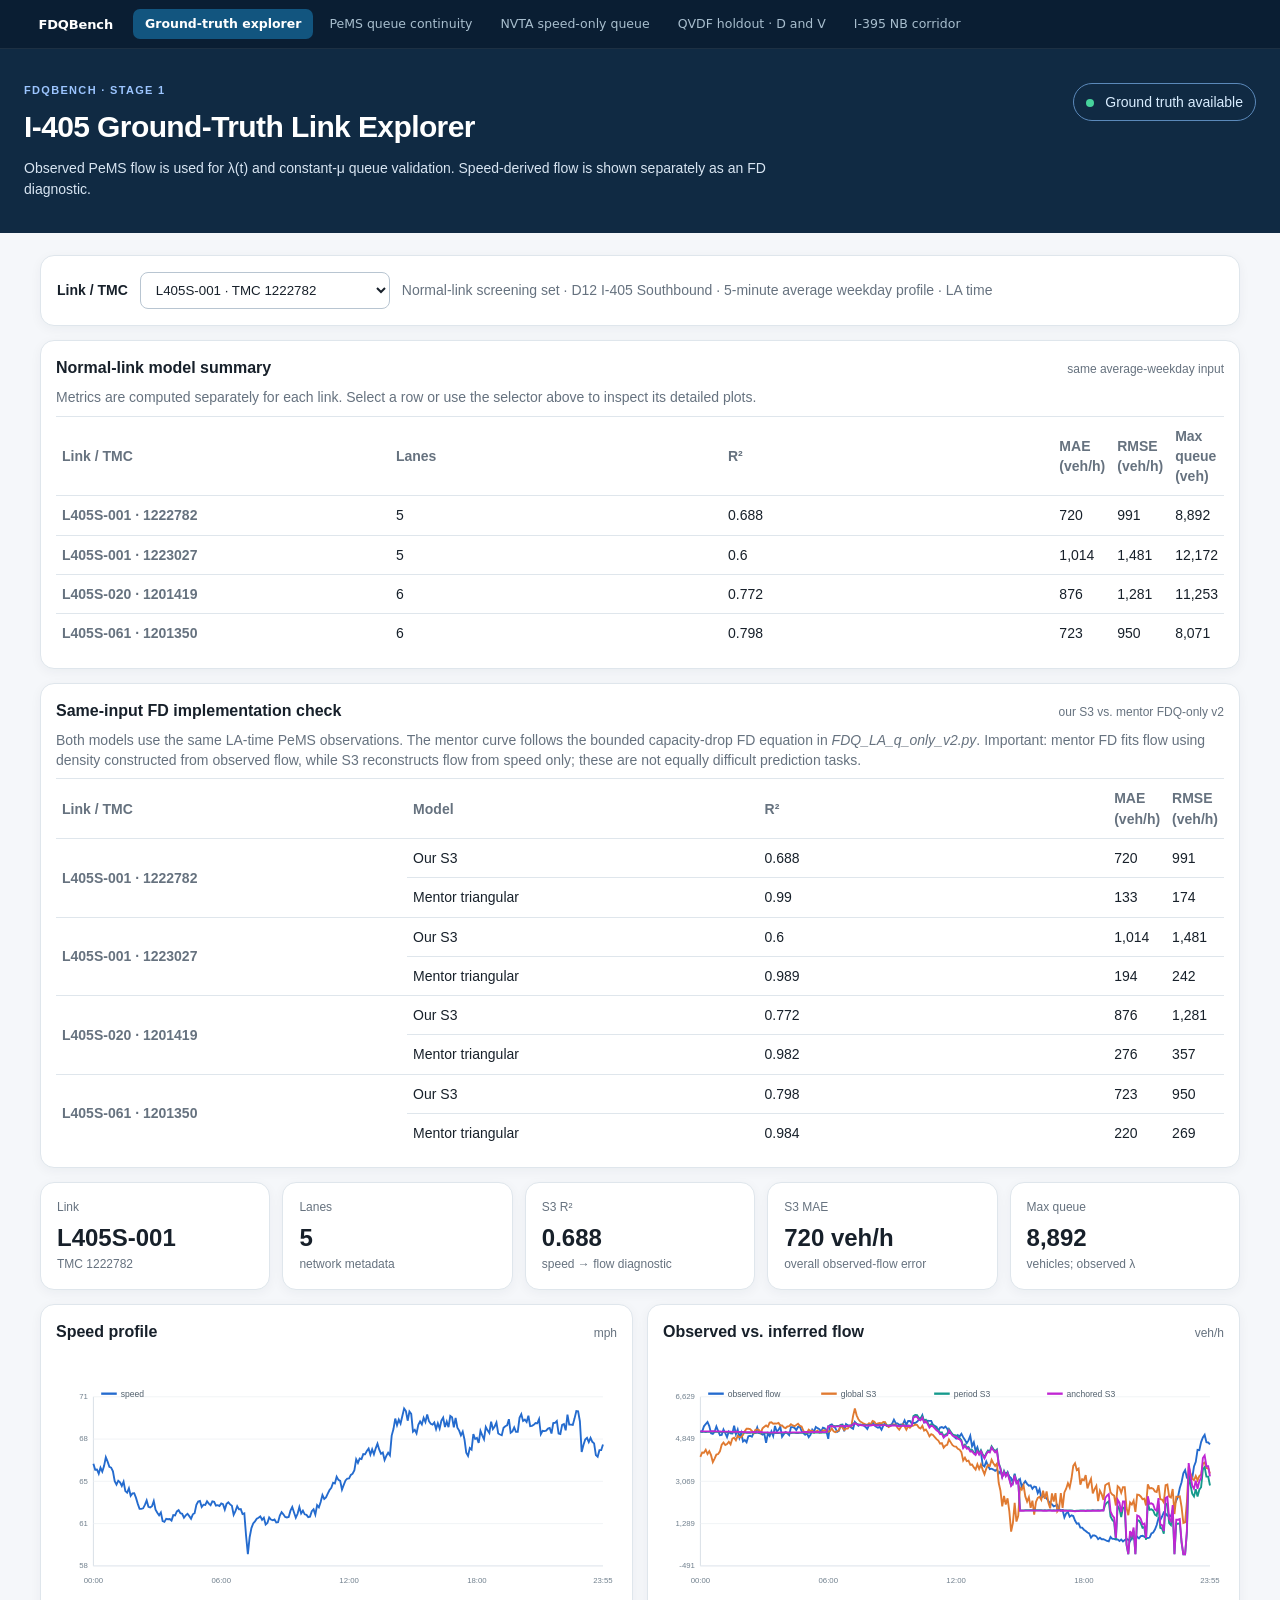
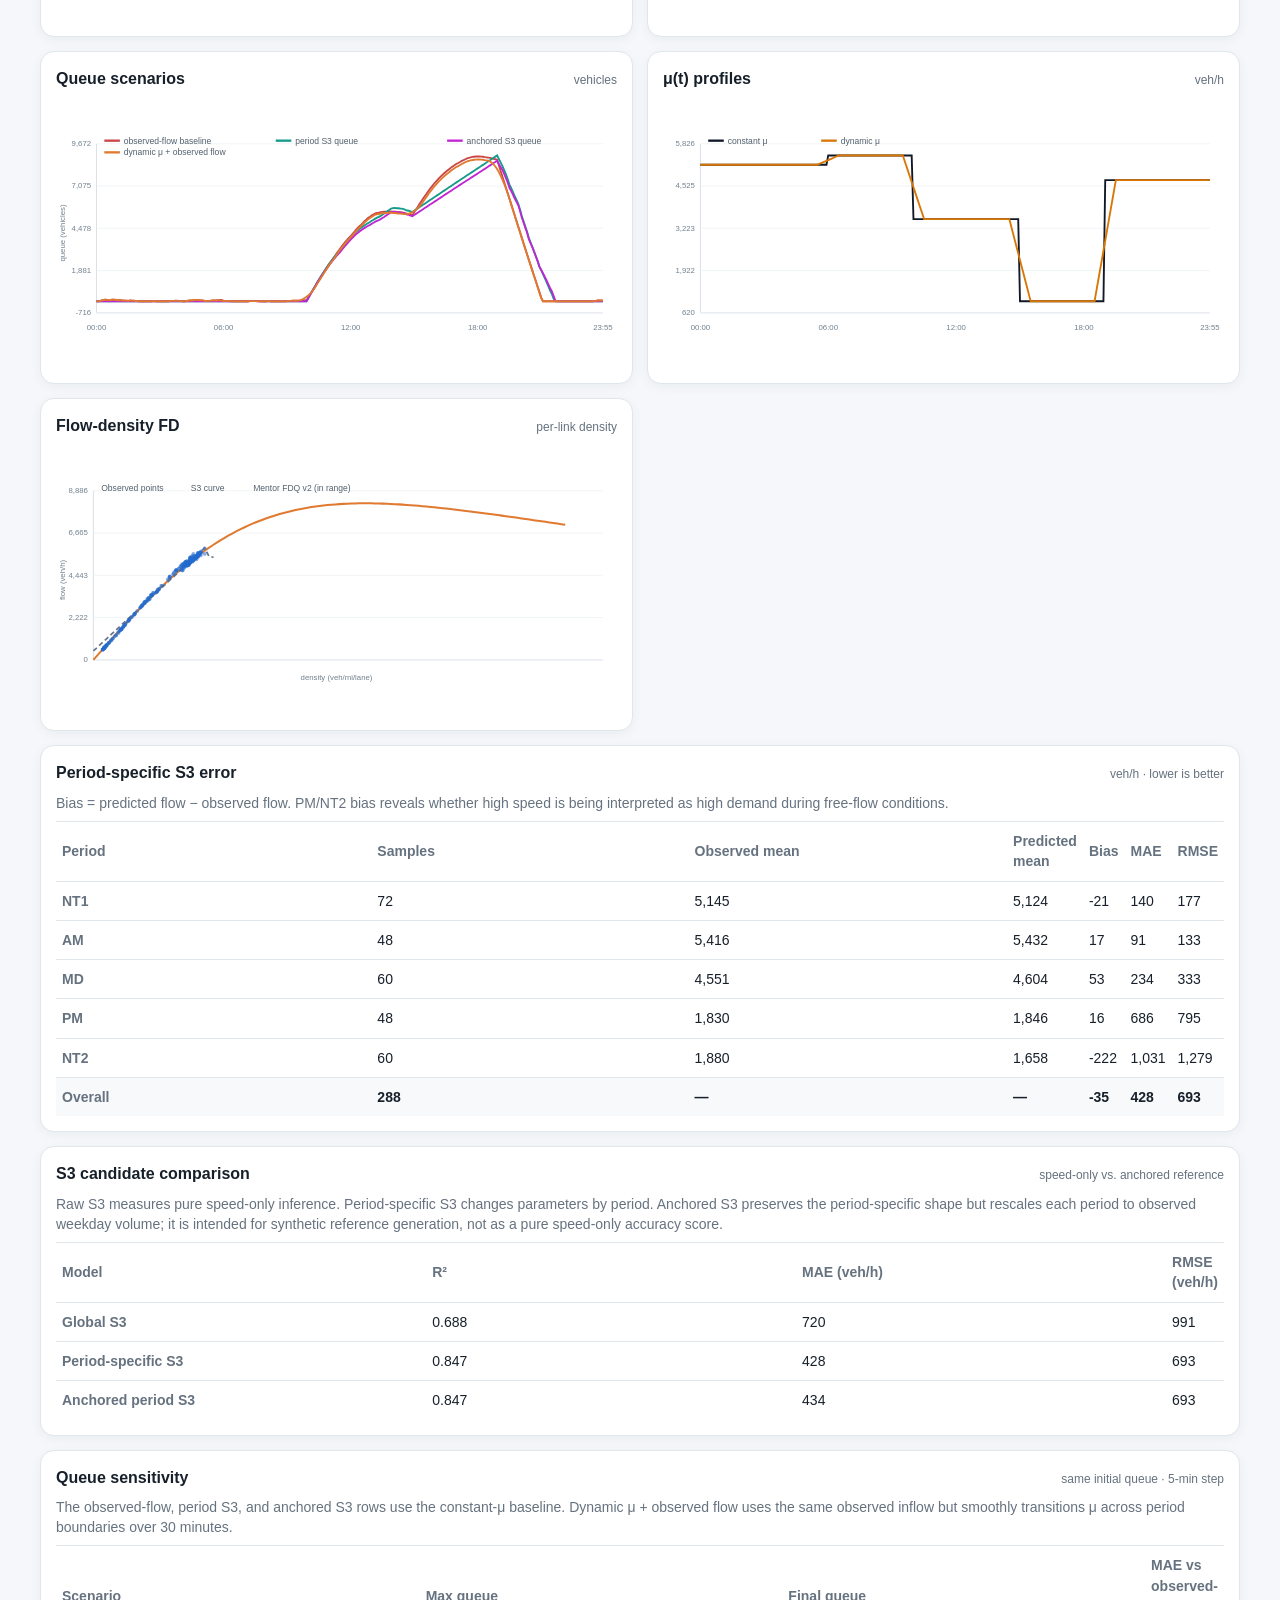
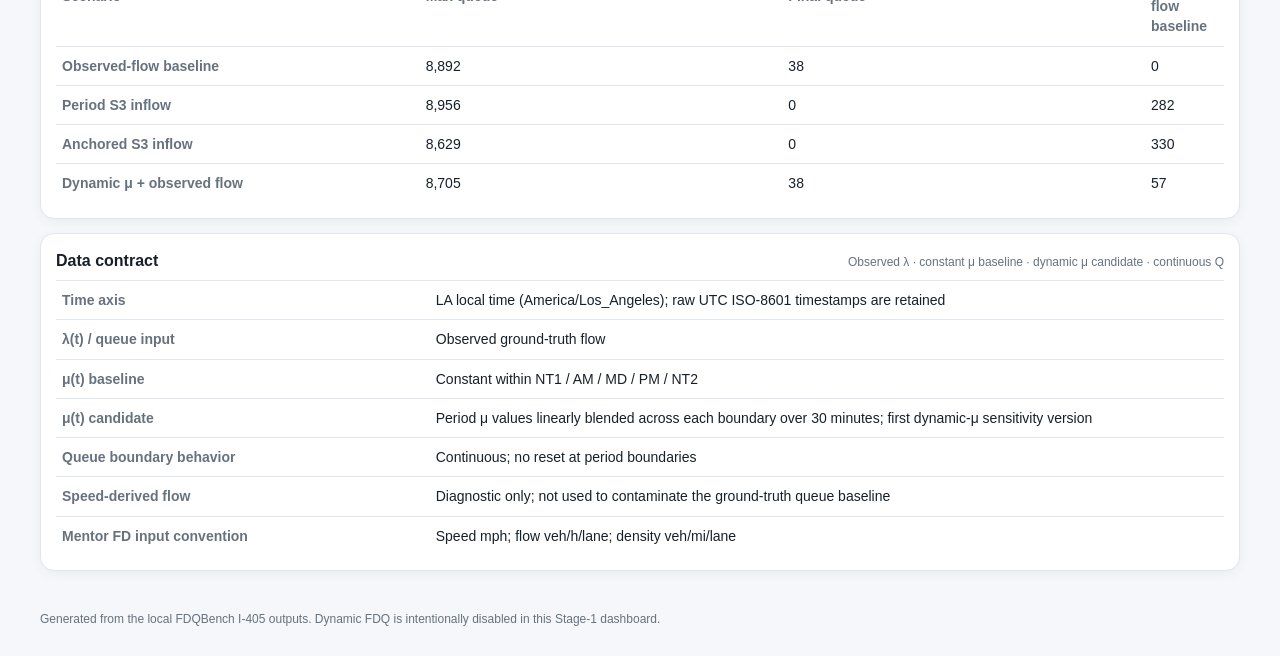
<file: index.html>
<!doctype html>
<html lang="en">
<head>
  <meta charset="utf-8"><meta name="viewport" content="width=device-width,initial-scale=1">
  <title>I-405 FDQ Ground-Truth Dashboard</title><link rel="stylesheet" href="styles.css?v=dee67f76"><link rel="stylesheet" href="dashboard/site-nav.css?v=a31677ee">
</head>
<body>
<nav class="site-nav" aria-label="Dashboards"><div><span class="site-brand">FDQBench</span><ul><li><a href="dashboard/dashboard_I405.html" aria-current="page">Ground-truth explorer</a></li><li><a href="dashboard/full_day_residual_queue.html">PeMS queue continuity</a></li><li><a href="dashboard/nvta_full_day_queue.html">NVTA speed-only queue</a></li><li><a href="dashboard/qvdf_multiweek.html">QVDF holdout · D and V</a></li><li><a href="dashboard/nvta_corridor_d_v.html">I-395 NB corridor</a></li></ul></div></nav>
<header class="hero"><div><p class="eyebrow">FDQBench · Stage 1</p><h1>I-405 Ground-Truth Link Explorer</h1><p class="subtitle">Observed PeMS flow is used for λ(t) and constant-μ queue validation. Speed-derived flow is shown separately as an FD diagnostic.</p></div><div class="source-badge"><span class="dot"></span> Ground truth available</div></header>
<main>
  <section class="controls card"><label for="linkSelect">Link / TMC</label><select id="linkSelect"></select><span class="note">Normal-link screening set · D12 I-405 Southbound · 5-minute average weekday profile · LA time</span></section>
  <section class="card table-card"><div class="card-title"><h2>Normal-link model summary</h2><span>same average-weekday input</span></div><p class="table-note">Metrics are computed separately for each link. Select a row or use the selector above to inspect its detailed plots.</p><div class="table-wrap"><table><thead><tr><th>Link / TMC</th><th>Lanes</th><th>R²</th><th>MAE (veh/h)</th><th>RMSE (veh/h)</th><th>Max queue (veh)</th></tr></thead><tbody id="linkSummary"></tbody></table></div></section>
  <section class="card table-card"><div class="card-title"><h2>Same-input FD implementation check</h2><span>our S3 vs. mentor FDQ-only v2</span></div><p class="table-note">Both models use the same LA-time PeMS observations. The mentor curve follows the bounded capacity-drop FD equation in <em>FDQ_LA_q_only_v2.py</em>. Important: mentor FD fits flow using density constructed from observed flow, while S3 reconstructs flow from speed only; these are not equally difficult prediction tasks.</p><div class="table-wrap"><table><thead><tr><th>Link / TMC</th><th>Model</th><th>R²</th><th>MAE (veh/h)</th><th>RMSE (veh/h)</th></tr></thead><tbody id="implementationSummary"></tbody></table></div></section>
  <section class="metrics" id="metrics"></section>
  <section class="grid two">
    <article class="card chart-card"><div class="card-title"><h2>Speed profile</h2><span>mph</span></div><div id="speedChart" class="chart"></div></article>
    <article class="card chart-card"><div class="card-title"><h2>Observed vs. inferred flow</h2><span>veh/h</span></div><div id="flowChart" class="chart"></div></article>
    <article class="card chart-card"><div class="card-title"><h2>Queue scenarios</h2><span>vehicles</span></div><div id="queueChart" class="chart"></div></article>
    <article class="card chart-card"><div class="card-title"><h2>μ(t) profiles</h2><span>veh/h</span></div><div id="muChart" class="chart"></div></article>
    <article class="card chart-card"><div class="card-title"><h2>Flow-density FD</h2><span>per-link density</span></div><div id="fdChart" class="chart"></div></article>
  </section>
  <section class="card table-card"><div class="card-title"><h2>Period-specific S3 error</h2><span>veh/h · lower is better</span></div><p class="table-note">Bias = predicted flow − observed flow. PM/NT2 bias reveals whether high speed is being interpreted as high demand during free-flow conditions.</p><table><thead><tr><th>Period</th><th>Samples</th><th>Observed mean</th><th>Predicted mean</th><th>Bias</th><th>MAE</th><th>RMSE</th></tr></thead><tbody id="periodStats"></tbody></table></section>
  <section class="card table-card"><div class="card-title"><h2>S3 candidate comparison</h2><span>speed-only vs. anchored reference</span></div><p class="table-note">Raw S3 measures pure speed-only inference. Period-specific S3 changes parameters by period. Anchored S3 preserves the period-specific shape but rescales each period to observed weekday volume; it is intended for synthetic reference generation, not as a pure speed-only accuracy score.</p><table><thead><tr><th>Model</th><th>R²</th><th>MAE (veh/h)</th><th>RMSE (veh/h)</th></tr></thead><tbody id="s3ModelSummary"></tbody></table></section>
  <section class="card table-card"><div class="card-title"><h2>Queue sensitivity</h2><span>same initial queue · 5-min step</span></div><p class="table-note">The observed-flow, period S3, and anchored S3 rows use the constant-μ baseline. Dynamic μ + observed flow uses the same observed inflow but smoothly transitions μ across period boundaries over 30 minutes.</p><table><thead><tr><th>Scenario</th><th>Max queue</th><th>Final queue</th><th>MAE vs observed-flow baseline</th></tr></thead><tbody id="queueSummary"></tbody></table></section>
  <section class="card table-card"><div class="card-title"><h2>Data contract</h2><span id="contractStatus"></span></div><table><tbody><tr><th>Time axis</th><td>LA local time (America/Los_Angeles); raw UTC ISO-8601 timestamps are retained</td></tr><tr><th>λ(t) / queue input</th><td>Observed ground-truth flow</td></tr><tr><th>μ(t) baseline</th><td>Constant within NT1 / AM / MD / PM / NT2</td></tr><tr><th>μ(t) candidate</th><td>Period μ values linearly blended across each boundary over 30 minutes; first dynamic-μ sensitivity version</td></tr><tr><th>Queue boundary behavior</th><td>Continuous; no reset at period boundaries</td></tr><tr><th>Speed-derived flow</th><td>Diagnostic only; not used to contaminate the ground-truth queue baseline</td></tr><tr><th>Mentor FD input convention</th><td>Speed mph; flow veh/h/lane; density veh/mi/lane</td></tr></tbody></table></section>
</main>
<footer>Generated from the local FDQBench I-405 outputs. Dynamic FDQ is intentionally disabled in this Stage-1 dashboard.</footer>
<script src="data.js?v=d1c6cd48"></script><script src="app.js?v=3f76931c"></script>
</body></html>
</file>
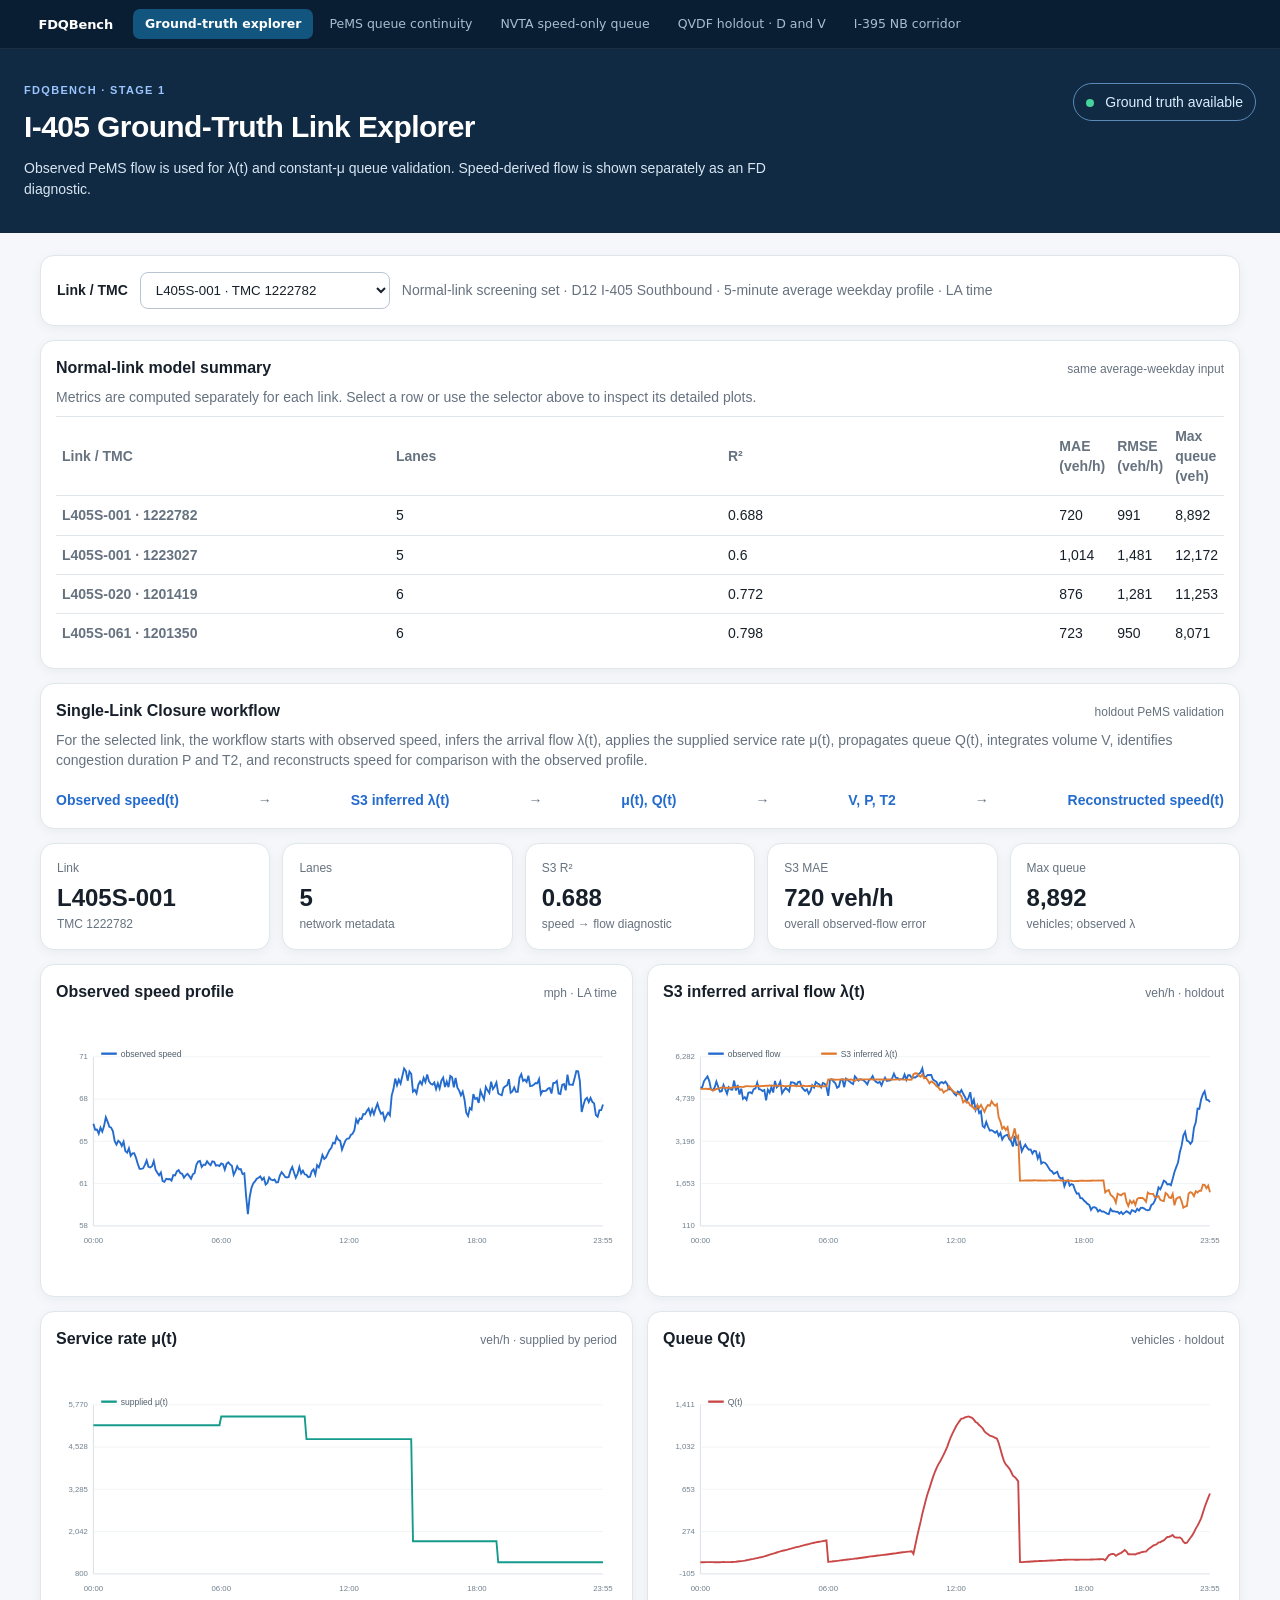
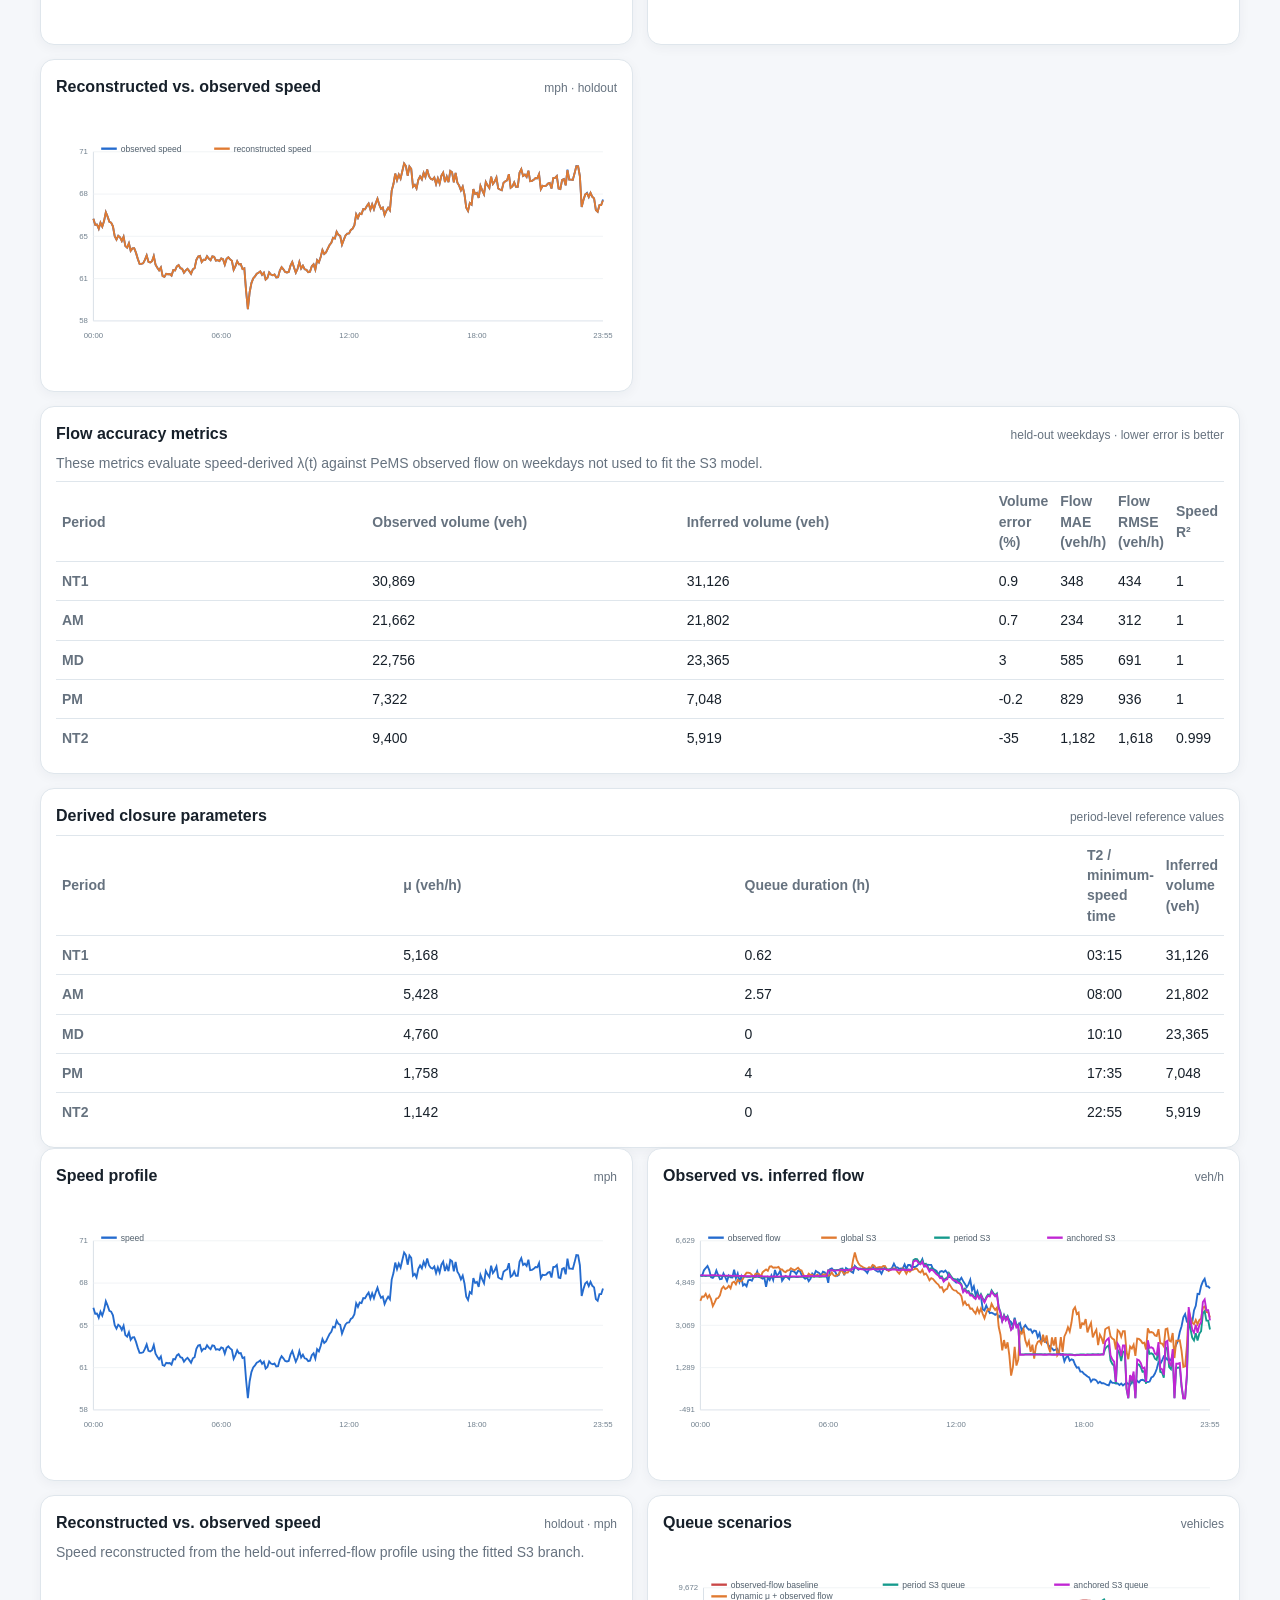
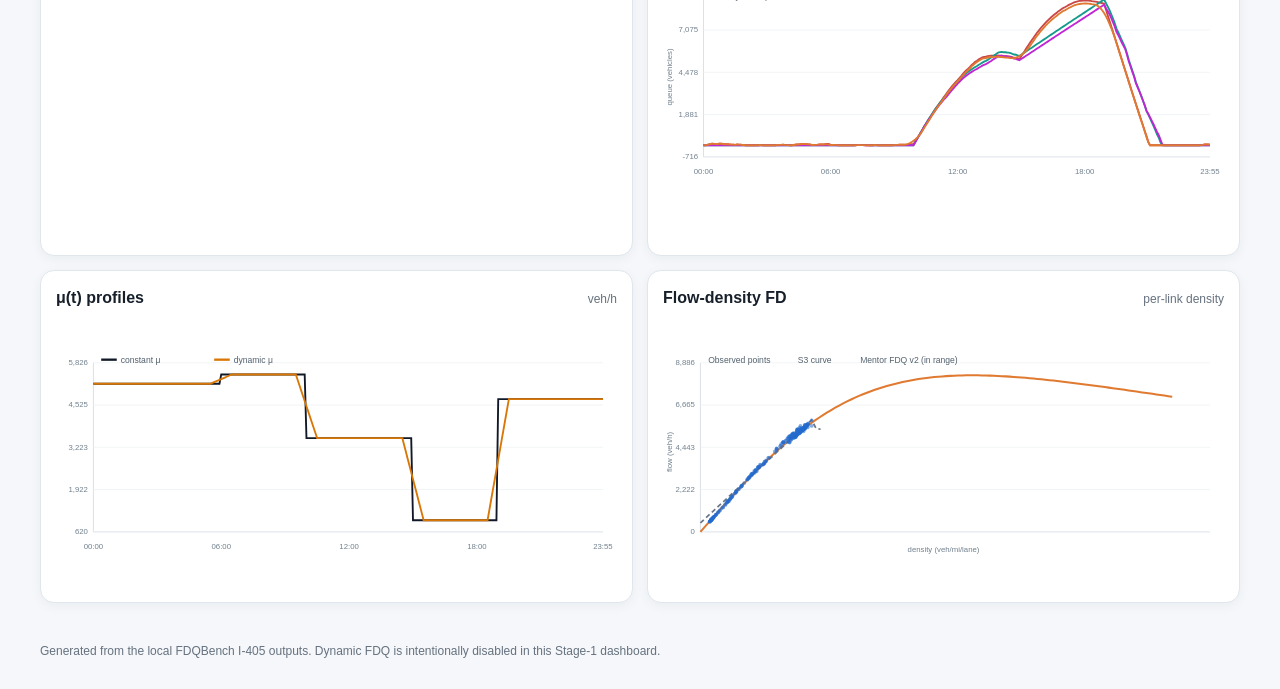
<file: dashboard/index.html>
<!doctype html>
<html lang="en">
<head>
  <meta charset="utf-8">
  <meta name="viewport" content="width=device-width, initial-scale=1">
  <meta http-equiv="refresh" content="0; url=dashboard_I405.html">
  <title>I-405 FDQ Ground-Truth Dashboard</title>
</head>
<body>
  <p>Opening the I-405 dashboard…</p>
  <p><a href="dashboard_I405.html">Open dashboard</a></p>
</body>
</html>
</file>
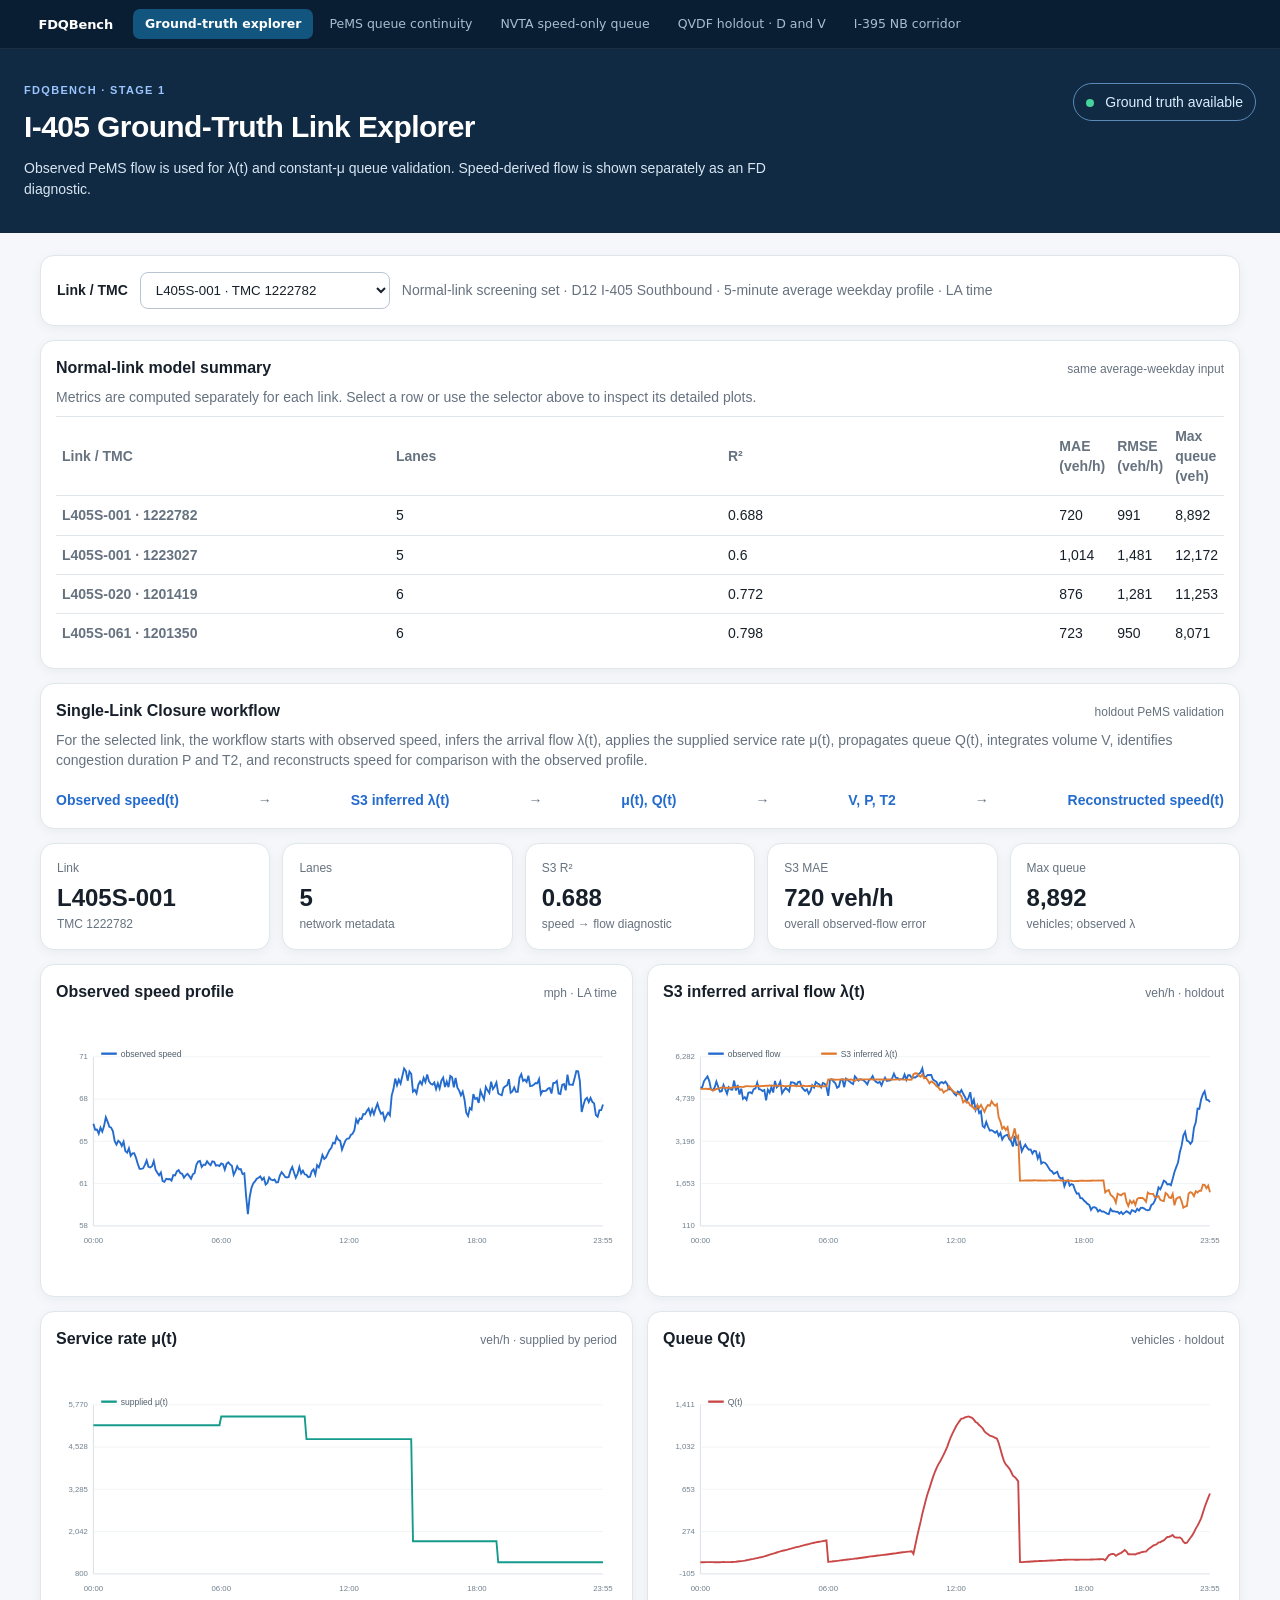
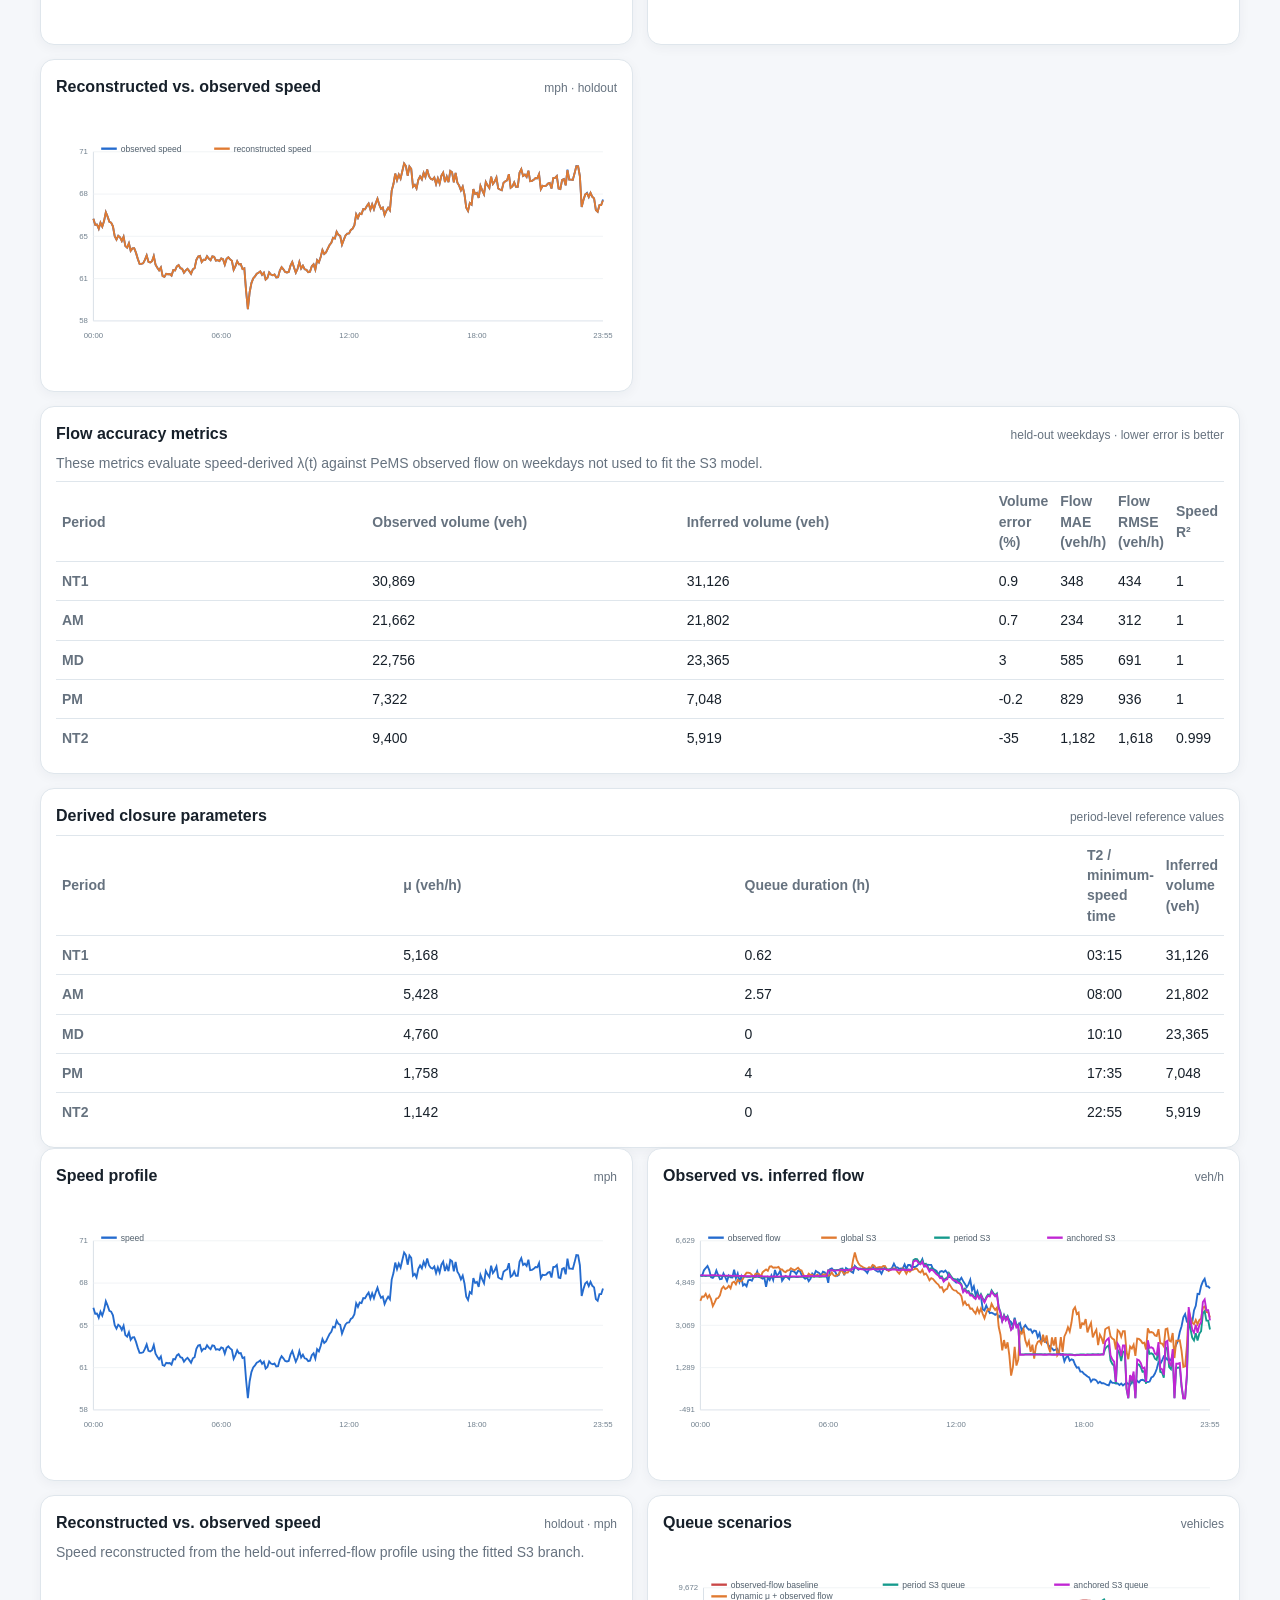
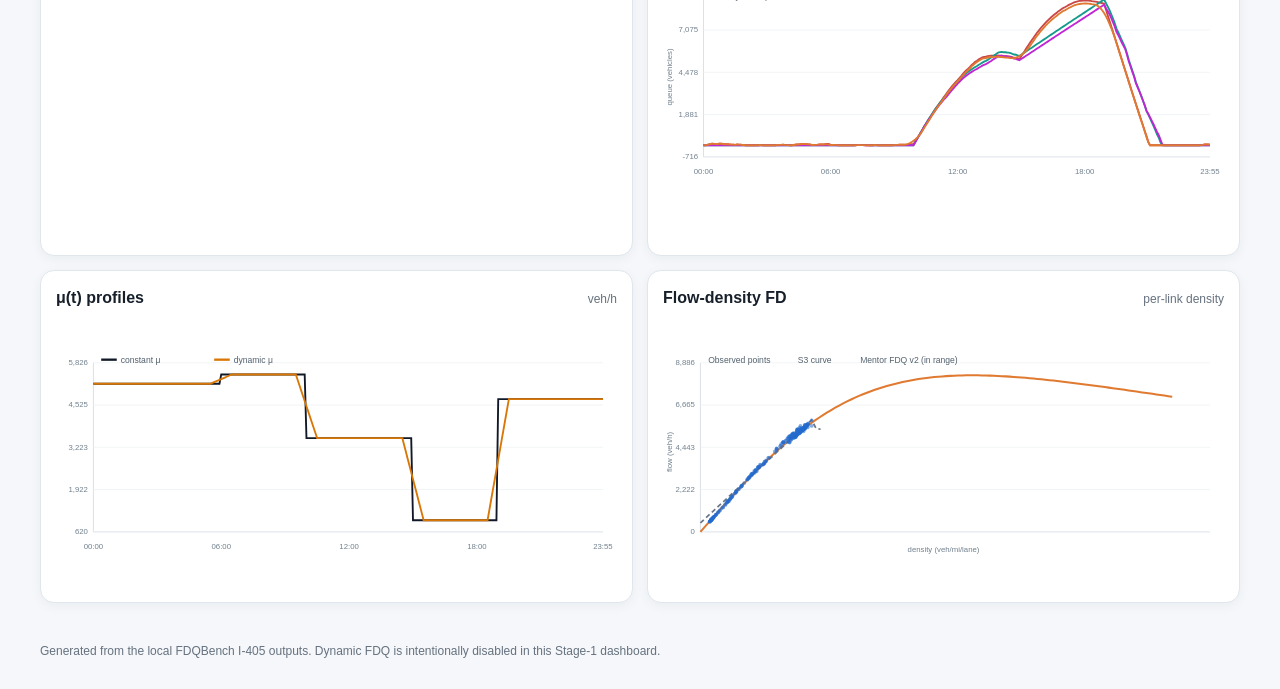
<file: dashboard/dashboard_I405.html>
<!doctype html>
<html lang="en">
<head>
  <meta charset="utf-8"><meta name="viewport" content="width=device-width,initial-scale=1">
  <title>I-405 FDQ Ground-Truth Dashboard</title><link rel="stylesheet" href="styles.css?v=6081cf3b"><link rel="stylesheet" href="site-nav.css?v=a31677ee">
</head>
<body>
<nav class="site-nav" aria-label="Dashboards"><div><span class="site-brand">FDQBench</span><ul><li><a href="dashboard_I405.html" aria-current="page">Ground-truth explorer</a></li><li><a href="full_day_residual_queue.html">PeMS queue continuity</a></li><li><a href="nvta_full_day_queue.html">NVTA speed-only queue</a></li><li><a href="qvdf_multiweek.html">QVDF holdout · D and V</a></li><li><a href="nvta_corridor_d_v.html">I-395 NB corridor</a></li></ul></div></nav>
<header class="hero"><div><p class="eyebrow">FDQBench · Stage 1</p><h1>I-405 Ground-Truth Link Explorer</h1><p class="subtitle">Observed PeMS flow is used for λ(t) and constant-μ queue validation. Speed-derived flow is shown separately as an FD diagnostic.</p></div><div class="source-badge"><span class="dot"></span> Ground truth available</div></header>
<main>
  <section class="controls card"><label for="linkSelect">Link / TMC</label><select id="linkSelect"></select><span class="note">Normal-link screening set · D12 I-405 Southbound · 5-minute average weekday profile · LA time</span></section>
  <section class="card table-card"><div class="card-title"><h2>Normal-link model summary</h2><span>same average-weekday input</span></div><p class="table-note">Metrics are computed separately for each link. Select a row or use the selector above to inspect its detailed plots.</p><div class="table-wrap"><table><thead><tr><th>Link / TMC</th><th>Lanes</th><th>R²</th><th>MAE (veh/h)</th><th>RMSE (veh/h)</th><th>Max queue (veh)</th></tr></thead><tbody id="linkSummary"></tbody></table></div></section>
  <section class="card table-card"><div class="card-title"><h2>Same-input FD implementation check</h2><span>our S3 vs. mentor FDQ-only v2</span></div><p class="table-note">Both models use the same LA-time PeMS observations. The mentor curve follows the bounded capacity-drop FD equation in <em>FDQ_LA_q_only_v2.py</em>. Important: mentor FD fits flow using density constructed from observed flow, while S3 reconstructs flow from speed only; these are not equally difficult prediction tasks.</p><div class="table-wrap"><table><thead><tr><th>Link / TMC</th><th>Model</th><th>R²</th><th>MAE (veh/h)</th><th>RMSE (veh/h)</th></tr></thead><tbody id="implementationSummary"></tbody></table></div></section>
  <section class="card table-card closure-workflow"><div class="card-title"><h2>Single-Link Closure workflow</h2><span>holdout PeMS validation</span></div><p class="table-note">For the selected link, the workflow starts with observed speed, infers the arrival flow λ(t), applies the supplied service rate μ(t), propagates queue Q(t), integrates volume V, identifies congestion duration P and T2, and reconstructs speed for comparison with the observed profile.</p><div class="workflow-steps"><span>Observed speed(t)</span><b>→</b><span>S3 inferred λ(t)</span><b>→</b><span>μ(t), Q(t)</span><b>→</b><span>V, P, T2</span><b>→</b><span>Reconstructed speed(t)</span></div></section>
  <section class="metrics" id="metrics"></section>
  <section class="grid two closure-grid">
    <article class="card chart-card"><div class="card-title"><h2>Observed speed profile</h2><span>mph · LA time</span></div><div id="closureObservedSpeedChart" class="chart"></div></article>
    <article class="card chart-card"><div class="card-title"><h2>S3 inferred arrival flow λ(t)</h2><span>veh/h · holdout</span></div><div id="closureLambdaChart" class="chart"></div></article>
    <article class="card chart-card"><div class="card-title"><h2>Service rate μ(t)</h2><span>veh/h · supplied by period</span></div><div id="closureMuChart" class="chart"></div></article>
    <article class="card chart-card"><div class="card-title"><h2>Queue Q(t)</h2><span>vehicles · holdout</span></div><div id="closureQueueChart" class="chart"></div></article>
    <article class="card chart-card"><div class="card-title"><h2>Reconstructed vs. observed speed</h2><span>mph · holdout</span></div><div id="closureSpeedChart" class="chart"></div></article>
  </section>
  <section class="card table-card"><div class="card-title"><h2>Flow accuracy metrics</h2><span>held-out weekdays · lower error is better</span></div><p class="table-note">These metrics evaluate speed-derived λ(t) against PeMS observed flow on weekdays not used to fit the S3 model.</p><div class="table-wrap"><table><thead><tr><th>Period</th><th>Observed volume (veh)</th><th>Inferred volume (veh)</th><th>Volume error (%)</th><th>Flow MAE (veh/h)</th><th>Flow RMSE (veh/h)</th><th>Speed R²</th></tr></thead><tbody id="closureMetricsTable"></tbody></table></div></section>
  <section class="card table-card"><div class="card-title"><h2>Derived closure parameters</h2><span>period-level reference values</span></div><div class="table-wrap"><table><thead><tr><th>Period</th><th>μ (veh/h)</th><th>Queue duration (h)</th><th>T2 / minimum-speed time</th><th>Inferred volume (veh)</th></tr></thead><tbody id="closureParamsTable"></tbody></table></div></section>
  <section class="grid two" id="legacyCharts">
    <article class="card chart-card"><div class="card-title"><h2>Speed profile</h2><span>mph</span></div><div id="speedChart" class="chart"></div></article>
    <article class="card chart-card"><div class="card-title"><h2>Observed vs. inferred flow</h2><span>veh/h</span></div><div id="flowChart" class="chart"></div></article>
    <article class="card chart-card"><div class="card-title"><h2>Reconstructed vs. observed speed</h2><span>holdout · mph</span></div><p class="table-note">Speed reconstructed from the held-out inferred-flow profile using the fitted S3 branch.</p><div id="legacyClosureSpeedChart" class="chart"></div></article>
    <article class="card chart-card"><div class="card-title"><h2>Queue scenarios</h2><span>vehicles</span></div><div id="queueChart" class="chart"></div></article>
    <article class="card chart-card"><div class="card-title"><h2>μ(t) profiles</h2><span>veh/h</span></div><div id="muChart" class="chart"></div></article>
    <article class="card chart-card"><div class="card-title"><h2>Flow-density FD</h2><span>per-link density</span></div><div id="fdChart" class="chart"></div></article>
  </section>
  <section class="card table-card"><div class="card-title"><h2>Period-specific S3 error</h2><span>veh/h · lower is better</span></div><p class="table-note">Bias = predicted flow − observed flow. PM/NT2 bias reveals whether high speed is being interpreted as high demand during free-flow conditions.</p><table><thead><tr><th>Period</th><th>Samples</th><th>Observed mean</th><th>Predicted mean</th><th>Bias</th><th>MAE</th><th>RMSE</th></tr></thead><tbody id="periodStats"></tbody></table></section>
  <section class="card table-card"><div class="card-title"><h2>Holdout closure validation</h2><span>trained on other weekdays</span></div><p class="table-note">Leave-one-weekday-out validation using the processed I-405 PeMS week. Values summarize the held-out weekdays for the selected link. Volume error is percent; flow error is veh/h; speed error is mph.</p><div class="table-wrap"><table><thead><tr><th>Period</th><th>Volume error (%)</th><th>Flow MAE</th><th>Flow RMSE</th><th>Speed MAE</th><th>Speed R²</th><th>Duration (h)</th></tr></thead><tbody id="closureHoldoutStats"></tbody></table></div></section>
  <section class="card table-card"><div class="card-title"><h2>S3 candidate comparison</h2><span>speed-only vs. anchored reference</span></div><p class="table-note">Raw S3 measures pure speed-only inference. Period-specific S3 changes parameters by period. Anchored S3 preserves the period-specific shape but rescales each period to observed weekday volume; it is intended for synthetic reference generation, not as a pure speed-only accuracy score.</p><table><thead><tr><th>Model</th><th>R²</th><th>MAE (veh/h)</th><th>RMSE (veh/h)</th></tr></thead><tbody id="s3ModelSummary"></tbody></table></section>
  <section class="card table-card"><div class="card-title"><h2>Queue sensitivity</h2><span>same initial queue · 5-min step</span></div><p class="table-note">The observed-flow, period S3, and anchored S3 rows use the constant-μ baseline. Dynamic μ + observed flow uses the same observed inflow but smoothly transitions μ across period boundaries over 30 minutes.</p><table><thead><tr><th>Scenario</th><th>Max queue</th><th>Final queue</th><th>MAE vs observed-flow baseline</th></tr></thead><tbody id="queueSummary"></tbody></table></section>
  <section class="card table-card"><div class="card-title"><h2>Data contract</h2><span id="contractStatus"></span></div><table><tbody><tr><th>Time axis</th><td>LA local time (America/Los_Angeles); raw UTC ISO-8601 timestamps are retained</td></tr><tr><th>λ(t) / queue input</th><td>Observed ground-truth flow</td></tr><tr><th>μ(t) baseline</th><td>Constant within NT1 / AM / MD / PM / NT2</td></tr><tr><th>μ(t) candidate</th><td>Period μ values linearly blended across each boundary over 30 minutes; first dynamic-μ sensitivity version</td></tr><tr><th>Queue boundary behavior</th><td>Continuous; no reset at period boundaries</td></tr><tr><th>Speed-derived flow</th><td>Diagnostic only; not used to contaminate the ground-truth queue baseline</td></tr><tr><th>Mentor FD input convention</th><td>Speed mph; flow veh/h/lane; density veh/mi/lane</td></tr></tbody></table></section>
</main>
<footer>Generated from the local FDQBench I-405 outputs. Dynamic FDQ is intentionally disabled in this Stage-1 dashboard.</footer>
<script src="data.js?v=6433ce68"></script><script src="closure_holdout_data.js?v=c47810c5"></script><script src="closure_reconstruction_data.js?v=baebbd6d"></script><script src="app.js?v=febd2ef1"></script>
</body></html>
</file>
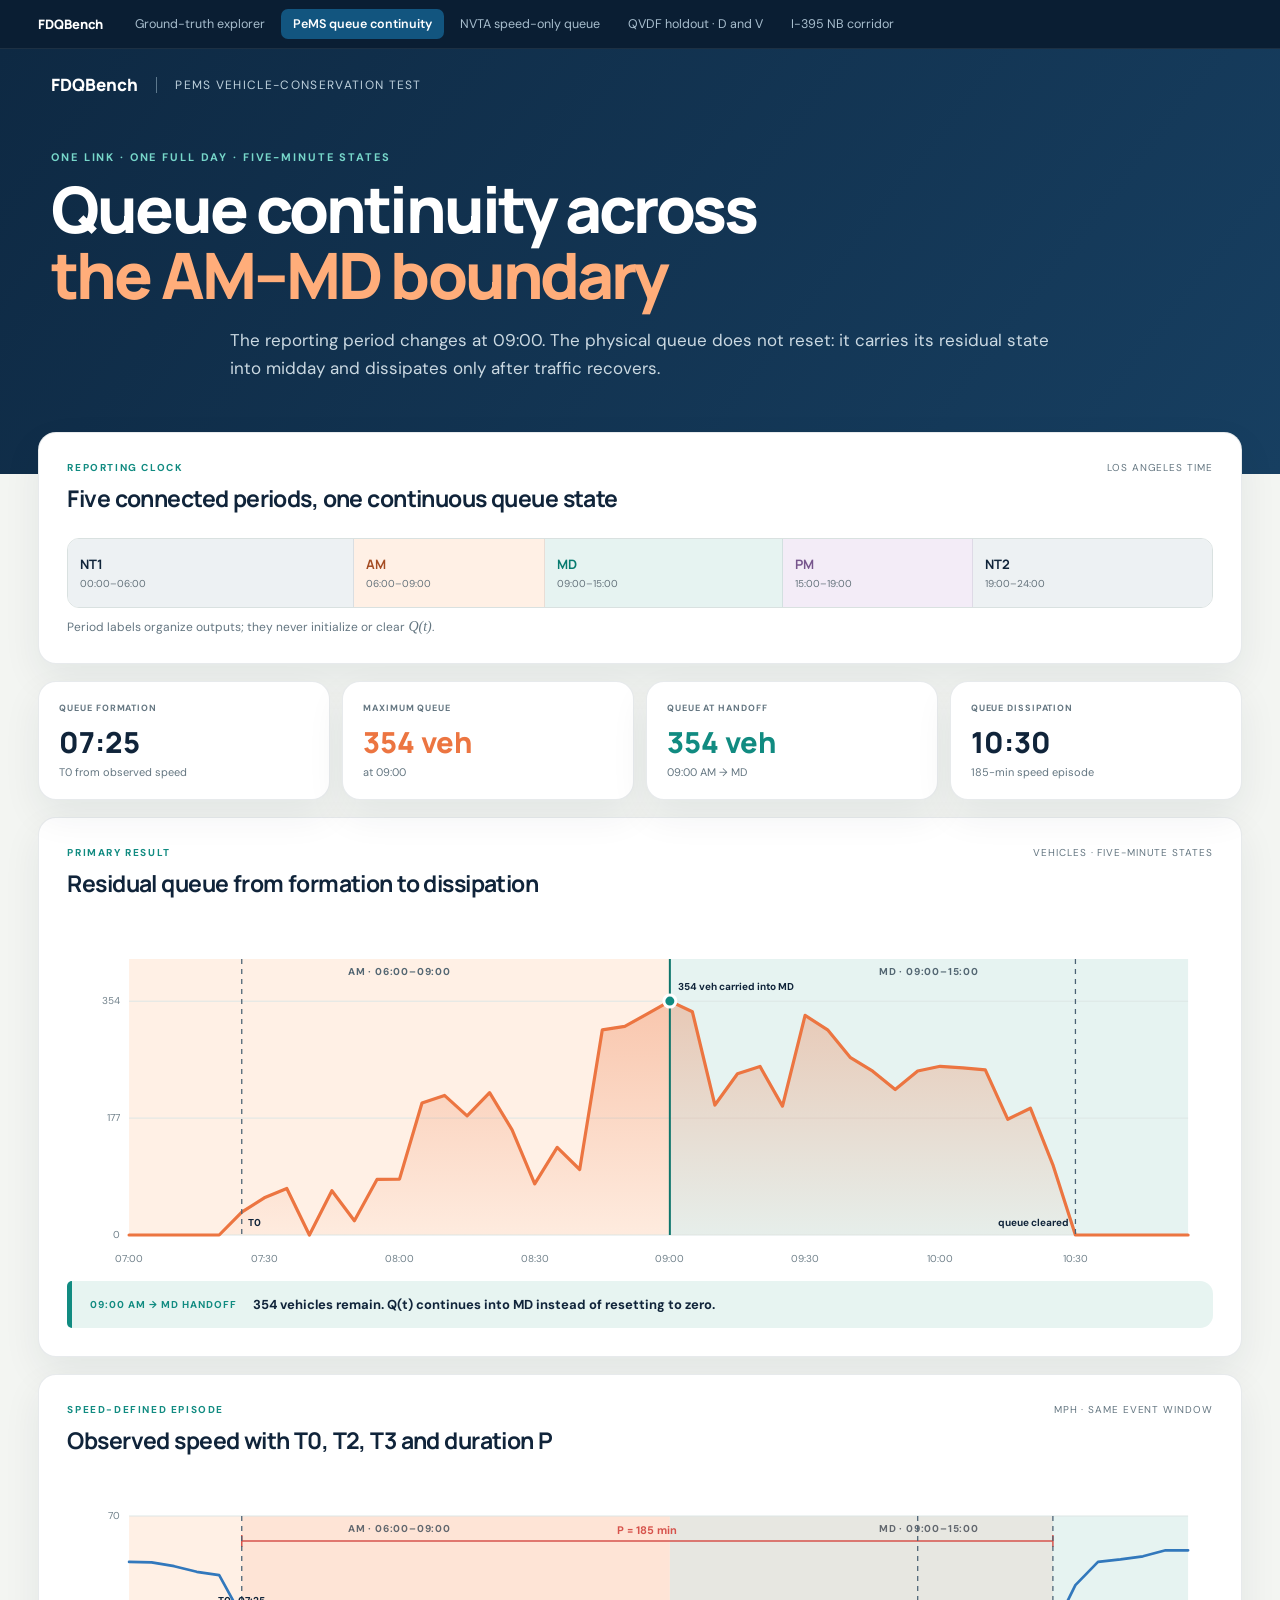
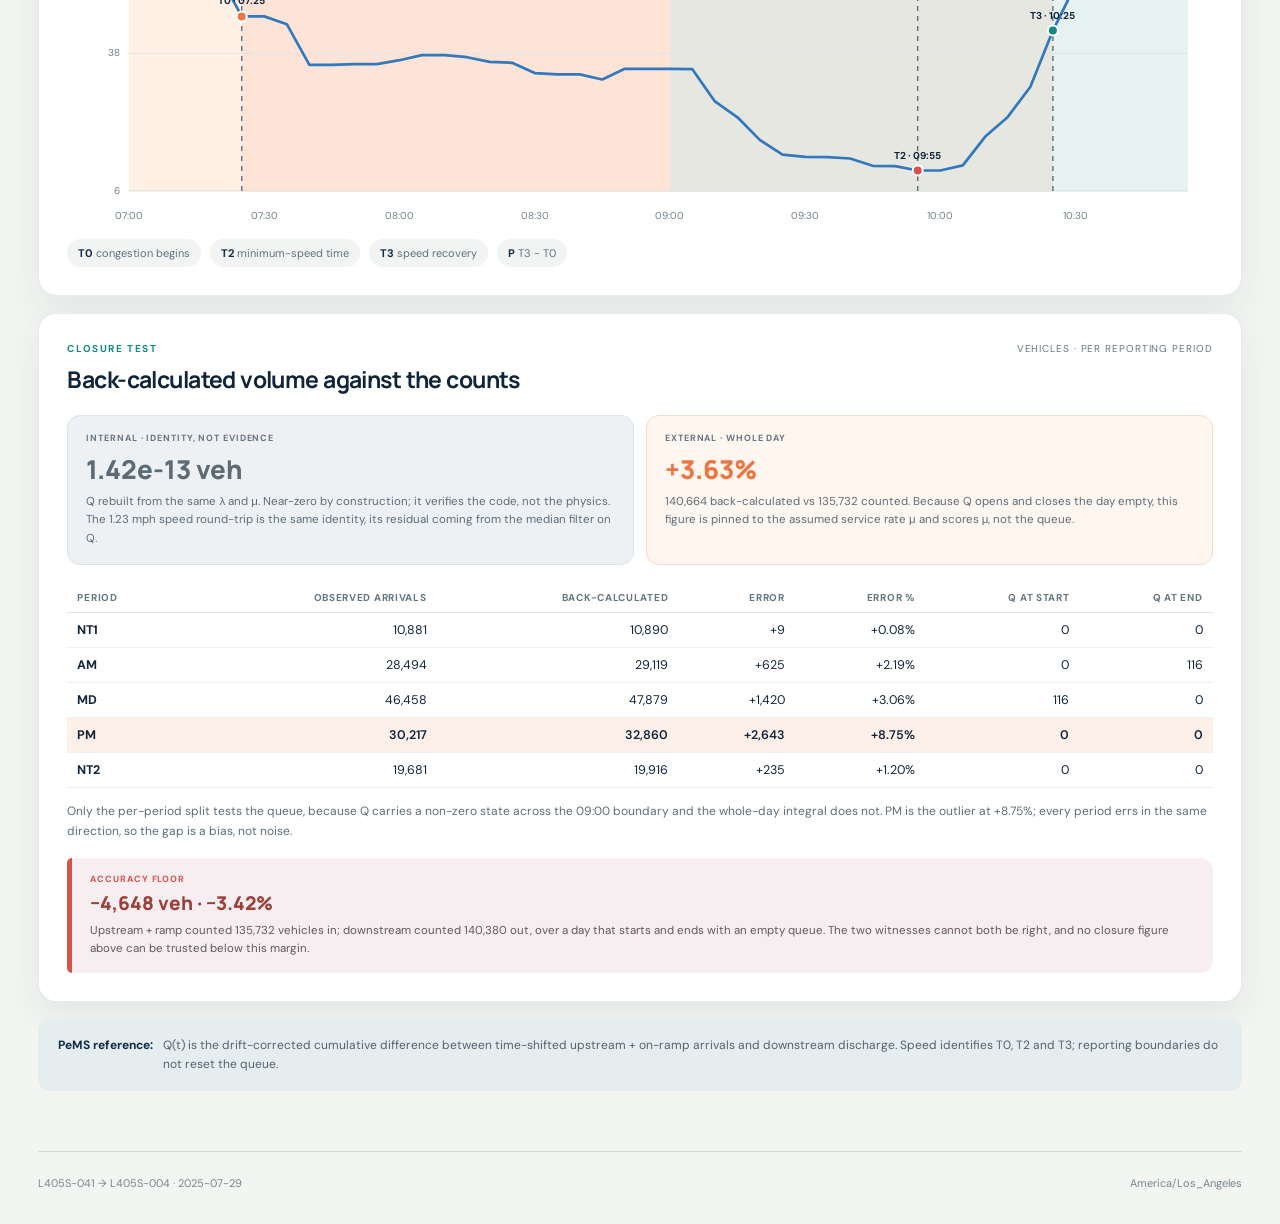
<file: dashboard/full_day_residual_queue.html>
<!doctype html>
<html lang="en">
<head>
  <meta charset="utf-8">
  <meta name="viewport" content="width=device-width, initial-scale=1">
  <title>I-405 Queue Continuity Across Periods</title>
  <link rel="stylesheet" href="full_day_residual_queue.css?v=1c0d7b35">
  <link rel="stylesheet" href="site-nav.css?v=a31677ee">
</head>
<body>
  <nav class="site-nav" aria-label="Dashboards"><div><span class="site-brand">FDQBench</span><ul><li><a href="dashboard_I405.html">Ground-truth explorer</a></li><li><a href="full_day_residual_queue.html" aria-current="page">PeMS queue continuity</a></li><li><a href="nvta_full_day_queue.html">NVTA speed-only queue</a></li><li><a href="qvdf_multiweek.html">QVDF holdout · D and V</a></li><li><a href="nvta_corridor_d_v.html">I-395 NB corridor</a></li></ul></div></nav>
  <header class="hero">
    <div class="hero-top"><b>FDQBench</b><span>PeMS vehicle-conservation test</span></div>
    <p class="eyebrow">ONE LINK · ONE FULL DAY · FIVE-MINUTE STATES</p>
    <h1>Queue continuity across<br><em>the AM–MD boundary</em></h1>
    <p class="lede">The reporting period changes at 09:00. The physical queue does not reset: it carries its residual state into midday and dissipates only after traffic recovers.</p>
  </header>

  <main>
    <section class="card period-card">
      <div class="section-head">
        <div><p>REPORTING CLOCK</p><h2>Five connected periods, one continuous queue state</h2></div>
        <span>Los Angeles time</span>
      </div>
      <div class="period-strip" aria-label="Full-day reporting periods">
        <div class="nt"><b>NT1</b><span>00:00–06:00</span></div>
        <div class="am"><b>AM</b><span>06:00–09:00</span></div>
        <div class="md"><b>MD</b><span>09:00–15:00</span></div>
        <div class="pm"><b>PM</b><span>15:00–19:00</span></div>
        <div class="nt"><b>NT2</b><span>19:00–24:00</span></div>
      </div>
      <p class="period-note">Period labels organize outputs; they never initialize or clear <i>Q(t)</i>.</p>
    </section>

    <section class="metrics" id="metrics"></section>

    <section class="card chart-card queue-focus">
      <div class="section-head">
        <div><p>PRIMARY RESULT</p><h2>Residual queue from formation to dissipation</h2></div>
        <span>vehicles · five-minute states</span>
      </div>
      <div id="queueChart" class="chart queue-chart"></div>
      <div class="handoff-callout"><span>09:00 AM → MD handoff</span><b id="boundarySentence"></b></div>
    </section>

    <section class="card chart-card">
      <div class="section-head">
        <div><p>SPEED-DEFINED EPISODE</p><h2>Observed speed with T0, T2, T3 and duration P</h2></div>
        <span>mph · same event window</span>
      </div>
      <div id="speedChart" class="chart speed-chart"></div>
      <div class="parameter-key">
        <span><b>T0</b> congestion begins</span>
        <span><b>T2</b> minimum-speed time</span>
        <span><b>T3</b> speed recovery</span>
        <span><b>P</b> T3 − T0</span>
      </div>
    </section>

    <section class="card closure-card">
      <div class="section-head">
        <div><p>CLOSURE TEST</p><h2>Back-calculated volume against the counts</h2></div>
        <span>vehicles · per reporting period</span>
      </div>
      <div class="closure-split" id="closureIdentity"></div>
      <div class="table-wrap"><table class="closure-table"><thead><tr><th>Period</th><th>Observed arrivals</th><th>Back-calculated</th><th>Error</th><th>Error %</th><th>Q at start</th><th>Q at end</th></tr></thead><tbody id="closureTable"></tbody></table></div>
      <p class="closure-note" id="closureNote"></p>
      <div class="closure-floor" id="closureFloor"></div>
    </section>

    <section class="method-line">
      <b>PeMS reference:</b>
      <span>Q(t) is the drift-corrected cumulative difference between time-shifted upstream + on-ramp arrivals and downstream discharge. Speed identifies T0, T2 and T3; reporting boundaries do not reset the queue.</span>
    </section>
  </main>

  <footer><span>L405S-041 → L405S-004 · 2025-07-29</span><span>America/Los_Angeles</span></footer>
  <div id="tooltip" class="tooltip"></div>
  <script src="full_day_residual_data.js?v=041bdc14"></script>
  <script src="full_day_residual_queue.js?v=54ad1952"></script>
</body>
</html>
</file>
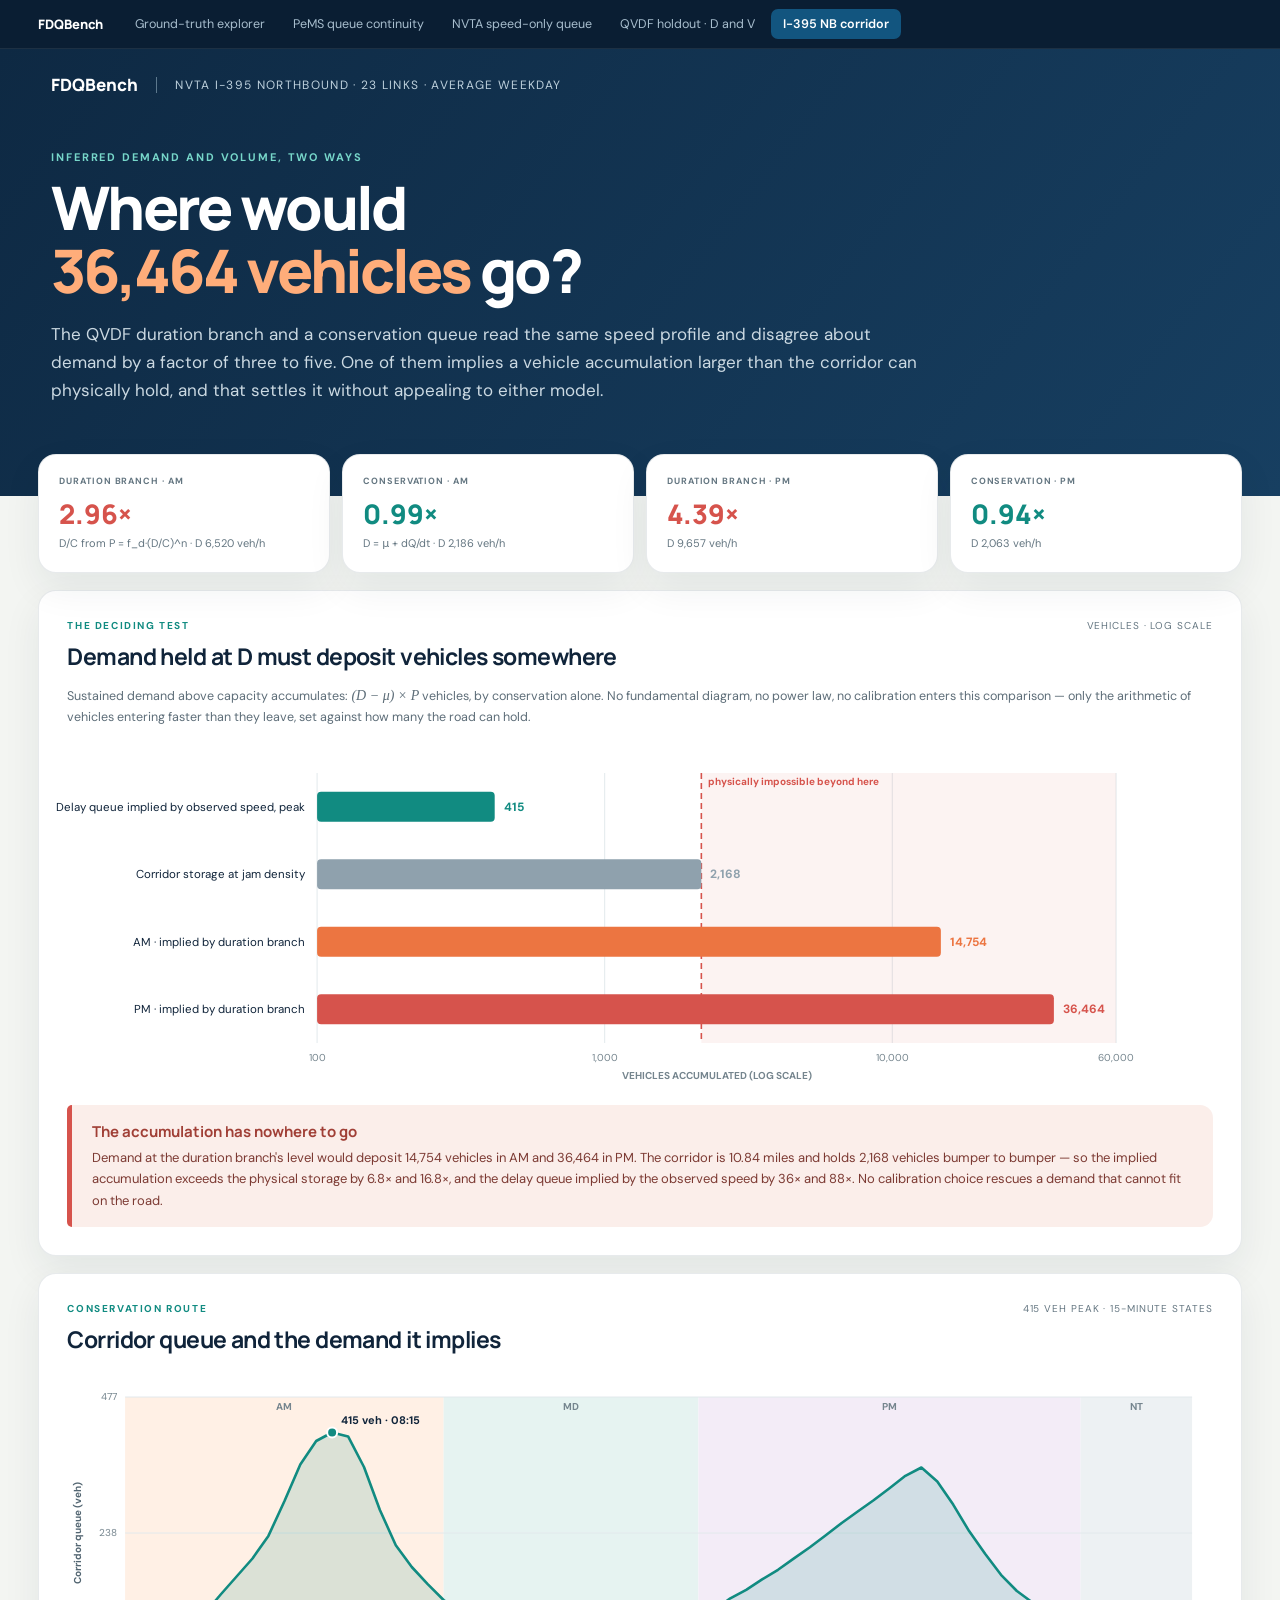
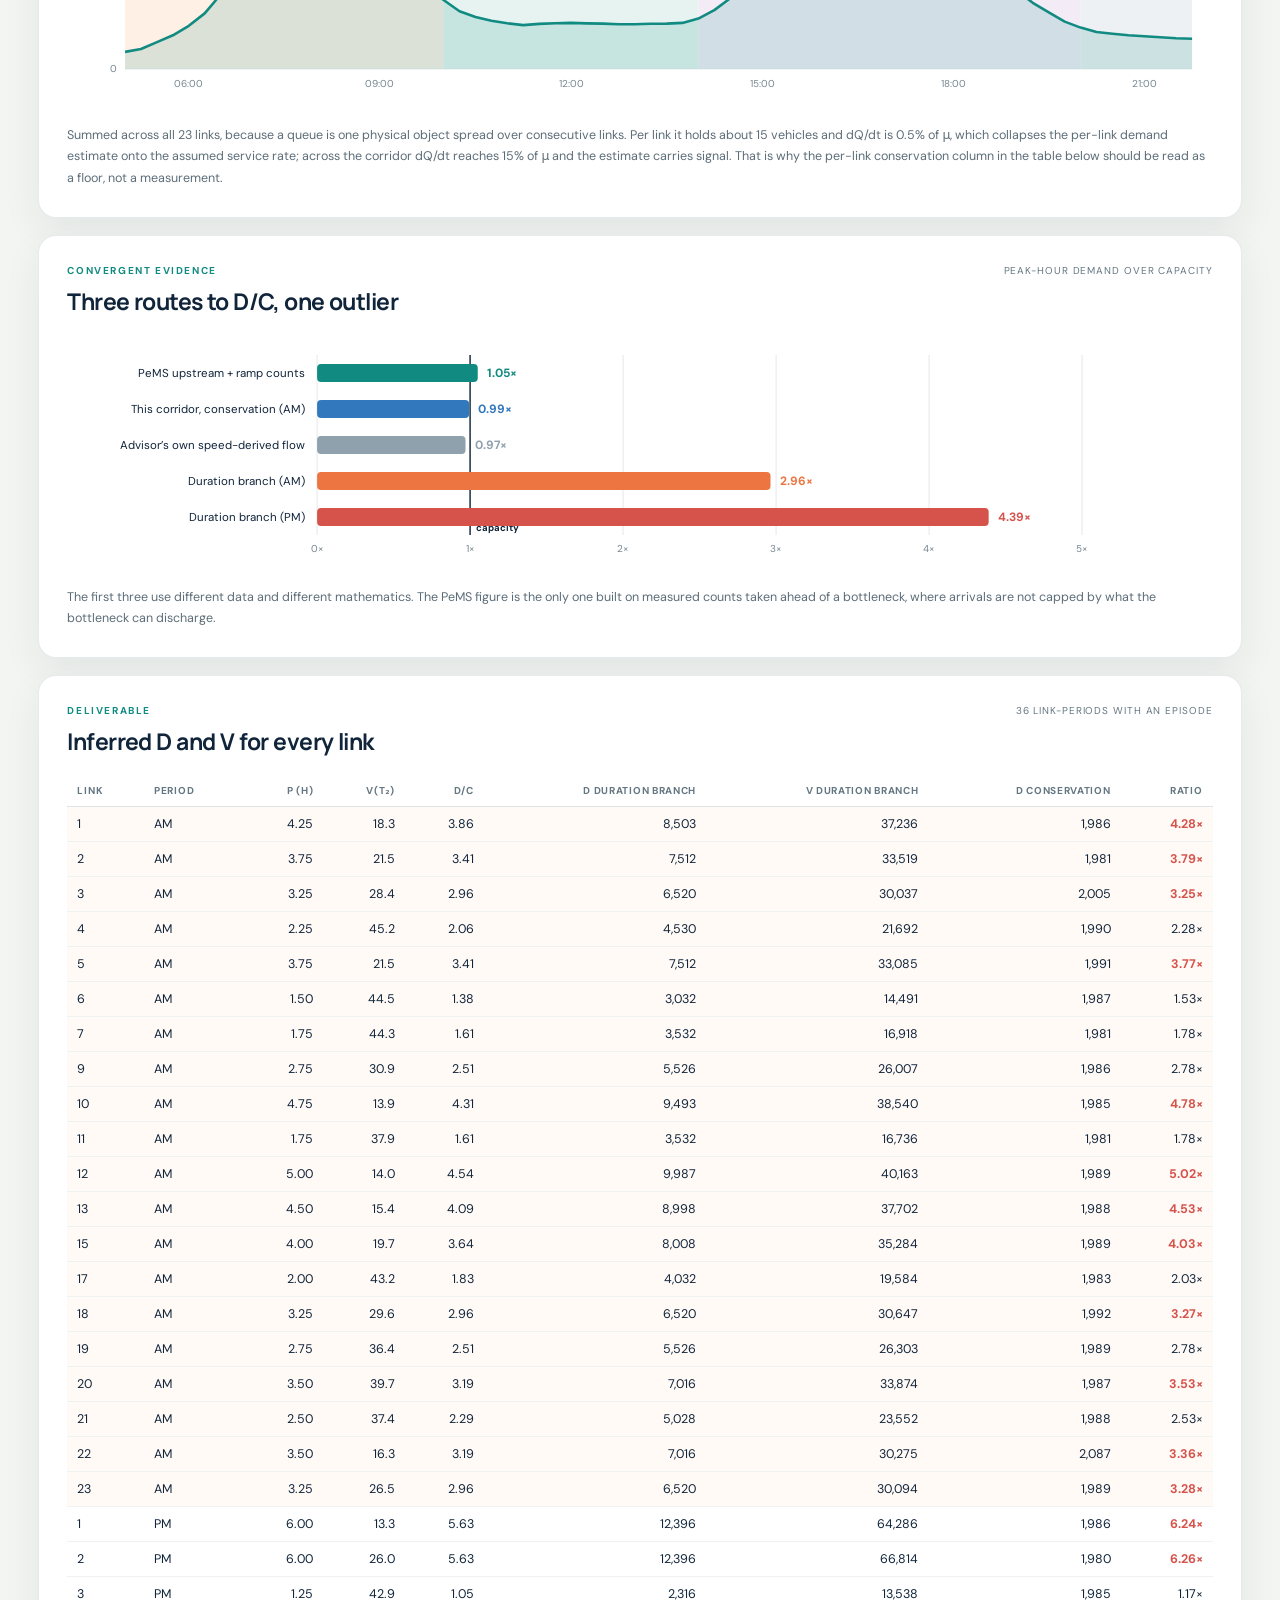
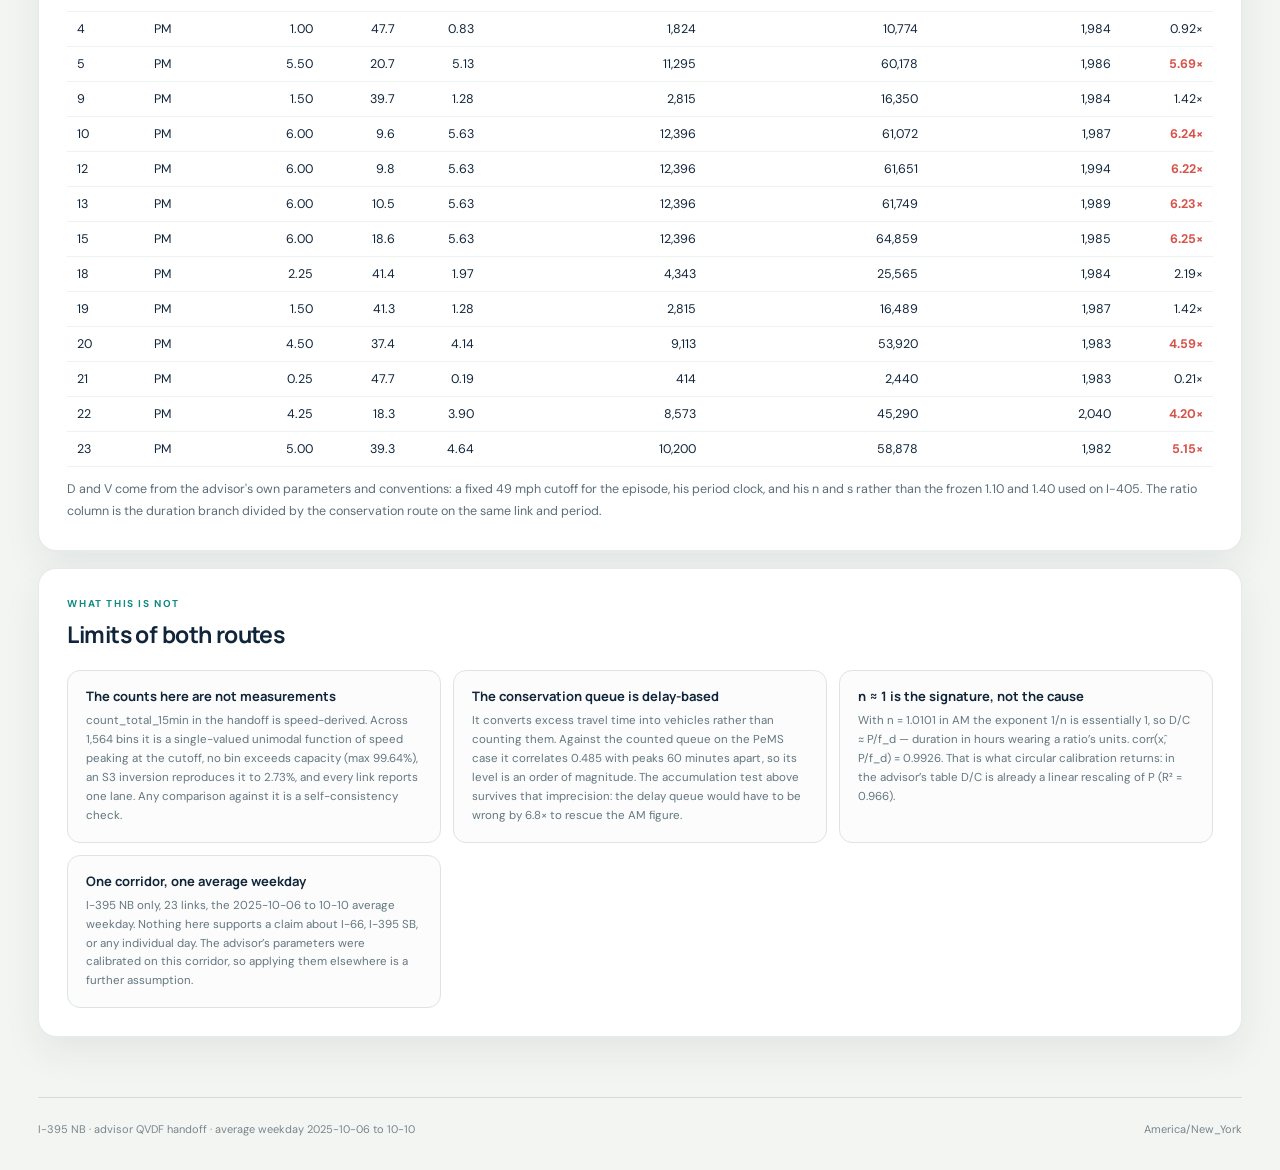
<file: dashboard/nvta_corridor_d_v.html>
<!doctype html>
<html lang="en">
<head>
  <meta charset="utf-8">
  <meta name="viewport" content="width=device-width, initial-scale=1">
  <title>I-395 NB Inferred Demand and Volume</title>
  <link rel="stylesheet" href="nvta_corridor_d_v.css?v=f2dd9b38">
  <link rel="stylesheet" href="site-nav.css?v=a31677ee">
</head>
<body>
  <nav class="site-nav" aria-label="Dashboards"><div><span class="site-brand">FDQBench</span><ul><li><a href="dashboard_I405.html">Ground-truth explorer</a></li><li><a href="full_day_residual_queue.html">PeMS queue continuity</a></li><li><a href="nvta_full_day_queue.html">NVTA speed-only queue</a></li><li><a href="qvdf_multiweek.html">QVDF holdout · D and V</a></li><li><a href="nvta_corridor_d_v.html" aria-current="page">I-395 NB corridor</a></li></ul></div></nav>
  <header class="hero">
    <div class="hero-top"><b>FDQBench</b><span>NVTA I-395 northbound · 23 links · average weekday</span></div>
    <p class="eyebrow">INFERRED DEMAND AND VOLUME, TWO WAYS</p>
    <h1>Where would<br><em>36,464 vehicles</em> go?</h1>
    <p class="lede">The QVDF duration branch and a conservation queue read the same speed profile and disagree about demand by a factor of three to five. One of them implies a vehicle accumulation larger than the corridor can physically hold, and that settles it without appealing to either model.</p>
  </header>

  <main>
    <section class="metrics" id="headline"></section>

    <section class="card">
      <div class="section-head"><div><p>THE DECIDING TEST</p><h2>Demand held at D must deposit vehicles somewhere</h2></div><span>vehicles · log scale</span></div>
      <p class="lede-note">Sustained demand above capacity accumulates: <i>(D&nbsp;−&nbsp;μ)&nbsp;×&nbsp;P</i> vehicles, by conservation alone. No fundamental diagram, no power law, no calibration enters this comparison — only the arithmetic of vehicles entering faster than they leave, set against how many the road can hold.</p>
      <div id="falsifyChart" class="chart"></div>
      <div class="verdict" id="verdict"></div>
    </section>

    <section class="card">
      <div class="section-head"><div><p>CONSERVATION ROUTE</p><h2>Corridor queue and the demand it implies</h2></div><span>415 veh peak · 15-minute states</span></div>
      <div id="queueChart" class="chart"></div>
      <p class="lede-note" id="queueNote"></p>
    </section>

    <section class="card">
      <div class="section-head"><div><p>CONVERGENT EVIDENCE</p><h2>Three routes to D/C, one outlier</h2></div><span>peak-hour demand over capacity</span></div>
      <div id="convergeChart" class="chart short"></div>
      <p class="lede-note">The first three use different data and different mathematics. The PeMS figure is the only one built on measured counts taken ahead of a bottleneck, where arrivals are not capped by what the bottleneck can discharge.</p>
    </section>

    <section class="card table-card">
      <div class="section-head"><div><p>DELIVERABLE</p><h2>Inferred D and V for every link</h2></div><span>36 link-periods with an episode</span></div>
      <div class="table-wrap"><table><thead><tr><th>Link</th><th>Period</th><th>P (h)</th><th>v(T₂)</th><th>D/C</th><th>D duration branch</th><th>V duration branch</th><th>D conservation</th><th>Ratio</th></tr></thead><tbody id="linkTable"></tbody></table></div>
      <p class="lede-note" id="tableNote"></p>
    </section>

    <section class="card caveat-card">
      <div class="section-head"><div><p>WHAT THIS IS NOT</p><h2>Limits of both routes</h2></div></div>
      <div class="caveat-grid" id="caveats"></div>
    </section>
  </main>

  <footer><span>I-395 NB · advisor QVDF handoff · average weekday 2025-10-06 to 10-10</span><span>America/New_York</span></footer>
  <div id="tooltip" class="tooltip"></div>
  <script src="nvta_corridor_data.js?v=ac7aaa28"></script>
  <script src="nvta_corridor_d_v.js?v=7a4583e2"></script>
</body>
</html>
</file>
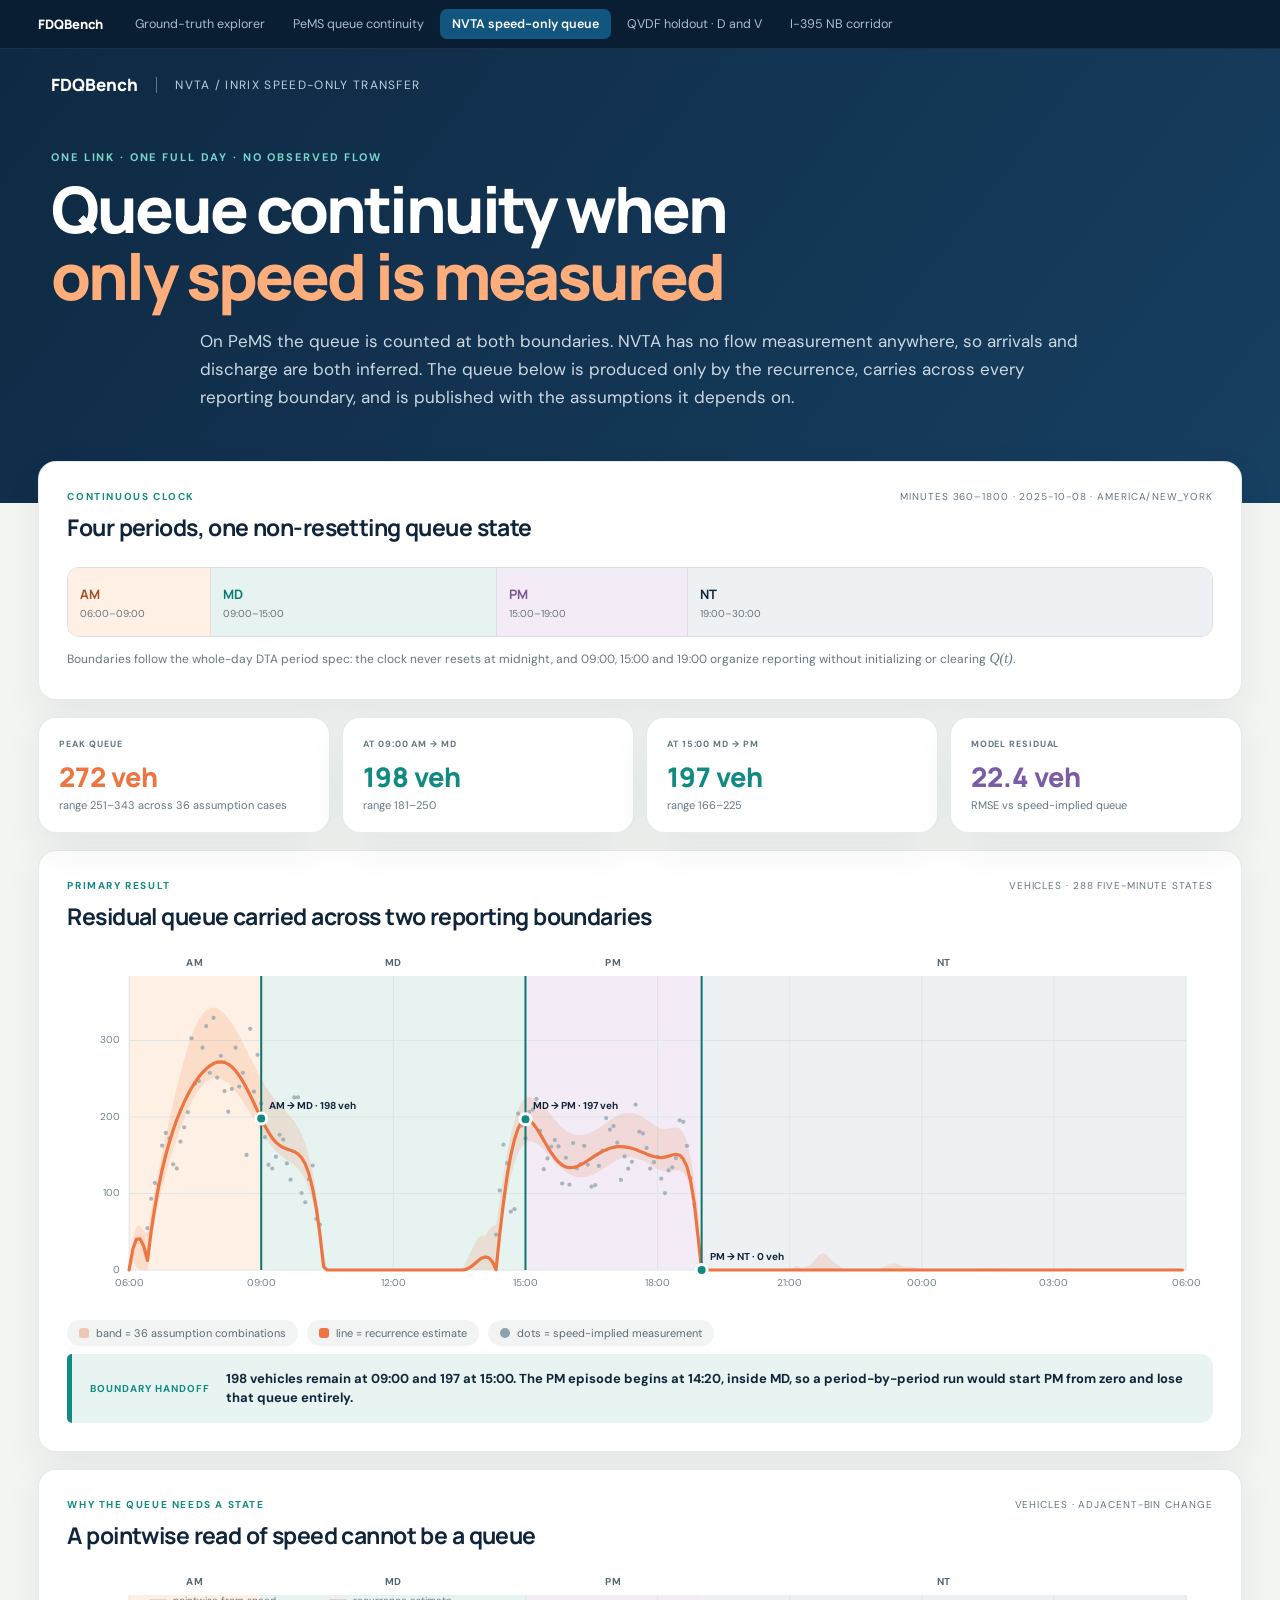
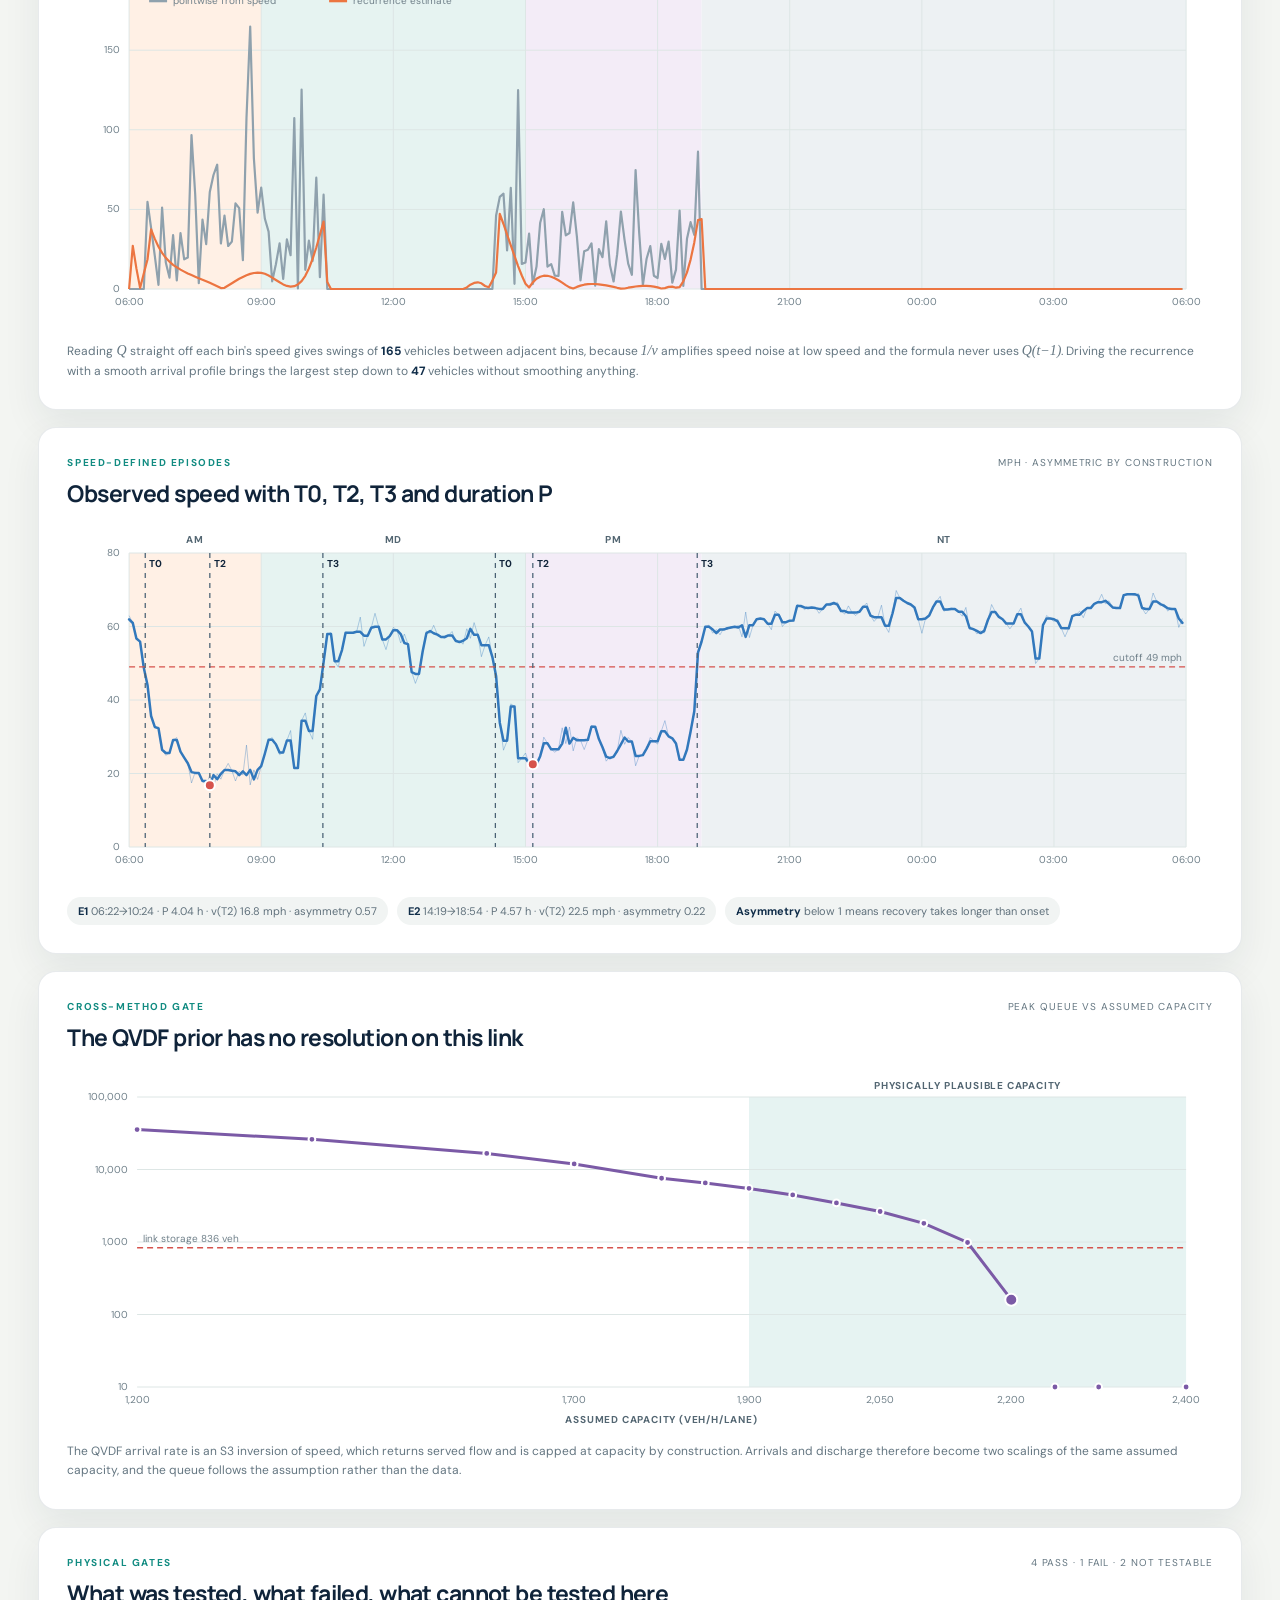
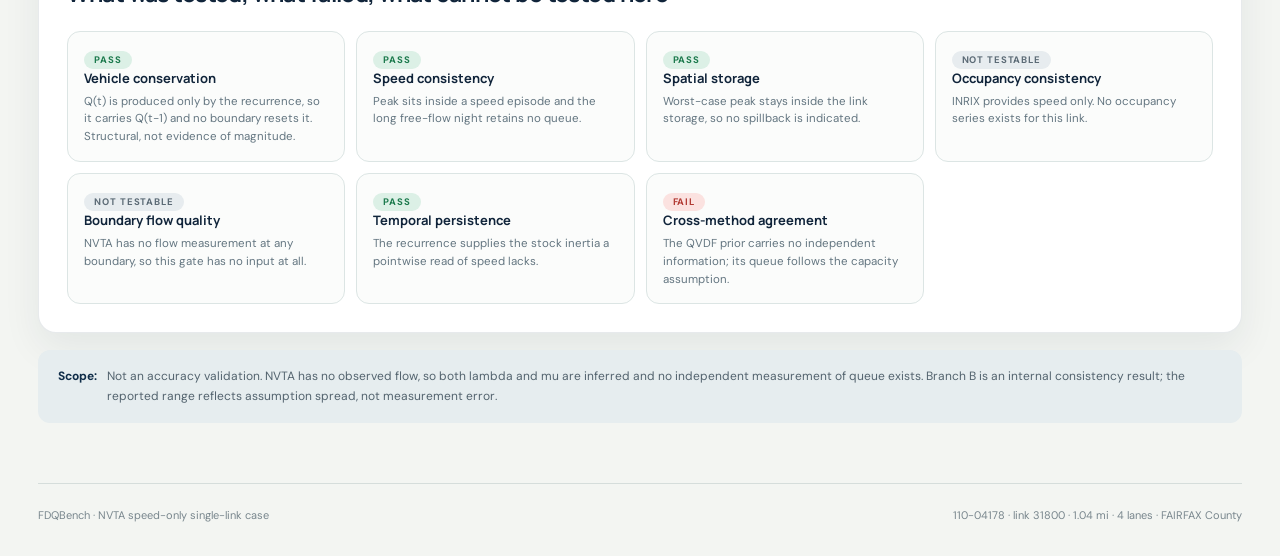
<file: dashboard/nvta_full_day_queue.html>
<!doctype html>
<html lang="en">
<head>
  <meta charset="utf-8">
  <meta name="viewport" content="width=device-width, initial-scale=1">
  <title>NVTA Speed-Only Queue Continuity</title>
  <link rel="stylesheet" href="nvta_full_day_queue.css?v=fac892b0">
  <link rel="stylesheet" href="site-nav.css?v=a31677ee">
</head>
<body>
  <nav class="site-nav" aria-label="Dashboards"><div><span class="site-brand">FDQBench</span><ul><li><a href="dashboard_I405.html">Ground-truth explorer</a></li><li><a href="full_day_residual_queue.html">PeMS queue continuity</a></li><li><a href="nvta_full_day_queue.html" aria-current="page">NVTA speed-only queue</a></li><li><a href="qvdf_multiweek.html">QVDF holdout · D and V</a></li><li><a href="nvta_corridor_d_v.html">I-395 NB corridor</a></li></ul></div></nav>
  <header class="hero">
    <div class="hero-top"><b>FDQBench</b><span>NVTA / INRIX speed-only transfer</span></div>
    <p class="eyebrow">ONE LINK · ONE FULL DAY · NO OBSERVED FLOW</p>
    <h1>Queue continuity when<br><em>only speed is measured</em></h1>
    <p class="lede">On PeMS the queue is counted at both boundaries. NVTA has no flow measurement anywhere, so arrivals and discharge are both inferred. The queue below is produced only by the recurrence, carries across every reporting boundary, and is published with the assumptions it depends on.</p>
  </header>

  <main>
    <section class="card period-card">
      <div class="section-head">
        <div><p>CONTINUOUS CLOCK</p><h2>Four periods, one non-resetting queue state</h2></div>
        <span id="clockNote">minutes 360–1800 · America/New_York</span>
      </div>
      <div class="period-strip" aria-label="Whole-day reporting periods">
        <div class="am"><b>AM</b><span>06:00–09:00</span></div>
        <div class="md"><b>MD</b><span>09:00–15:00</span></div>
        <div class="pm"><b>PM</b><span>15:00–19:00</span></div>
        <div class="nt"><b>NT</b><span>19:00–30:00</span></div>
      </div>
      <p class="period-note">Boundaries follow the whole-day DTA period spec: the clock never resets at midnight, and 09:00, 15:00 and 19:00 organize reporting without initializing or clearing <i>Q(t)</i>.</p>
    </section>

    <section class="metrics" id="metrics"></section>

    <section class="card chart-card queue-focus">
      <div class="section-head">
        <div><p>PRIMARY RESULT</p><h2>Residual queue carried across two reporting boundaries</h2></div>
        <span>vehicles · 288 five-minute states</span>
      </div>
      <div id="queueChart" class="chart queue-chart"></div>
      <div class="chart-key">
        <span class="k-band">band = 36 assumption combinations</span>
        <span class="k-line">line = recurrence estimate</span>
        <span class="k-dot">dots = speed-implied measurement</span>
      </div>
      <div class="handoff-callout"><span>Boundary handoff</span><b id="boundarySentence"></b></div>
    </section>

    <section class="card chart-card">
      <div class="section-head">
        <div><p>WHY THE QUEUE NEEDS A STATE</p><h2>A pointwise read of speed cannot be a queue</h2></div>
        <span>vehicles · adjacent-bin change</span>
      </div>
      <div id="inertiaChart" class="chart inertia-chart"></div>
      <p class="period-note">Reading <i>Q</i> straight off each bin's speed gives swings of <b id="measuredSwing"></b> vehicles between adjacent bins, because <i>1/v</i> amplifies speed noise at low speed and the formula never uses <i>Q(t−1)</i>. Driving the recurrence with a smooth arrival profile brings the largest step down to <b id="recurrenceSwing"></b> vehicles without smoothing anything.</p>
    </section>

    <section class="card chart-card">
      <div class="section-head">
        <div><p>SPEED-DEFINED EPISODES</p><h2>Observed speed with T0, T2, T3 and duration P</h2></div>
        <span>mph · asymmetric by construction</span>
      </div>
      <div id="speedChart" class="chart speed-chart"></div>
      <div id="episodeKey" class="parameter-key"></div>
    </section>

    <section class="card chart-card">
      <div class="section-head">
        <div><p>CROSS-METHOD GATE</p><h2>The QVDF prior has no resolution on this link</h2></div>
        <span>peak queue vs assumed capacity</span>
      </div>
      <div id="sweepChart" class="chart sweep-chart"></div>
      <p class="period-note">The QVDF arrival rate is an S3 inversion of speed, which returns served flow and is capped at capacity by construction. Arrivals and discharge therefore become two scalings of the same assumed capacity, and the queue follows the assumption rather than the data.</p>
    </section>

    <section class="card">
      <div class="section-head">
        <div><p>PHYSICAL GATES</p><h2>What was tested, what failed, what cannot be tested here</h2></div>
        <span id="gateTally"></span>
      </div>
      <div id="gateGrid" class="gate-grid"></div>
    </section>

    <section class="method-line">
      <b>Scope:</b>
      <span id="scopeLine"></span>
    </section>
  </main>

  <footer>
    <span>FDQBench · NVTA speed-only single-link case</span>
    <span id="footerNote"></span>
  </footer>

  <div class="tooltip" id="tooltip"></div>
  <script src="nvta_full_day_data.js?v=c855d1f3"></script>
  <script src="nvta_full_day_queue.js?v=85e923b7"></script>
</body>
</html>
</file>
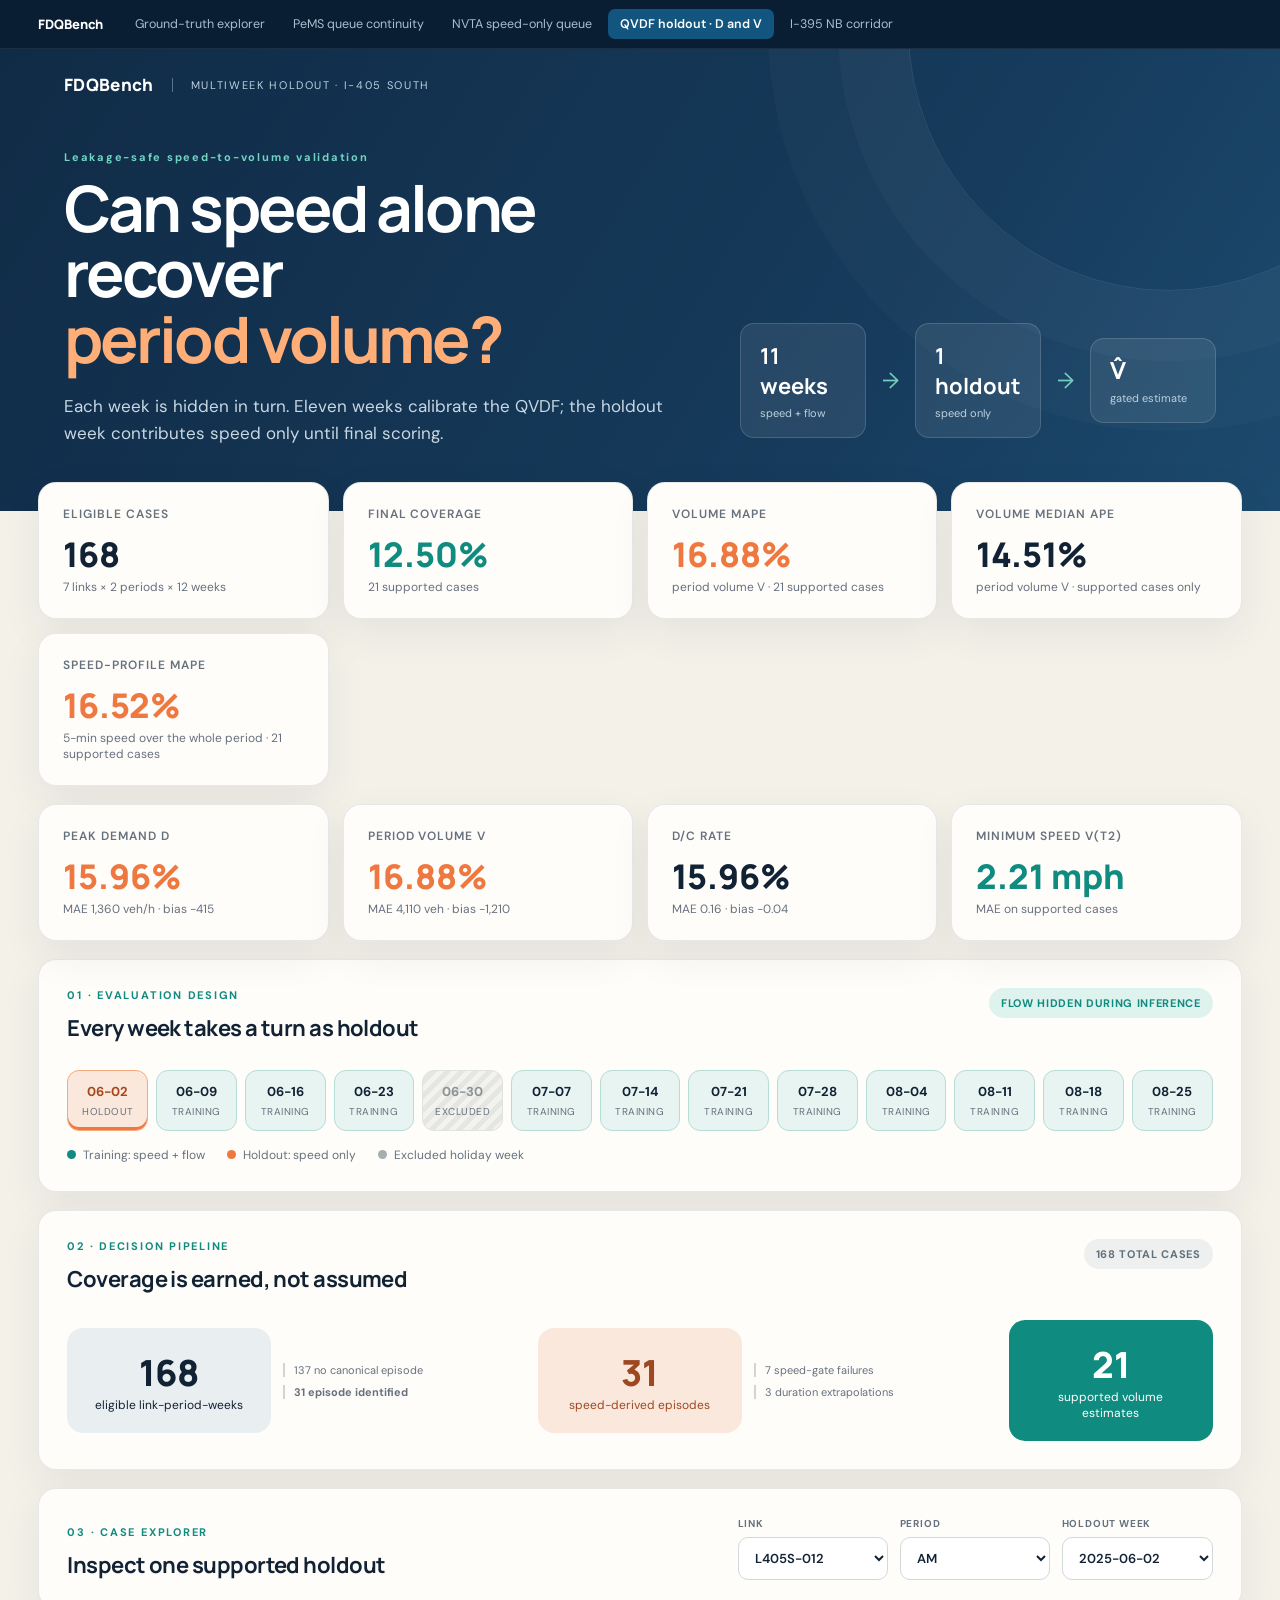
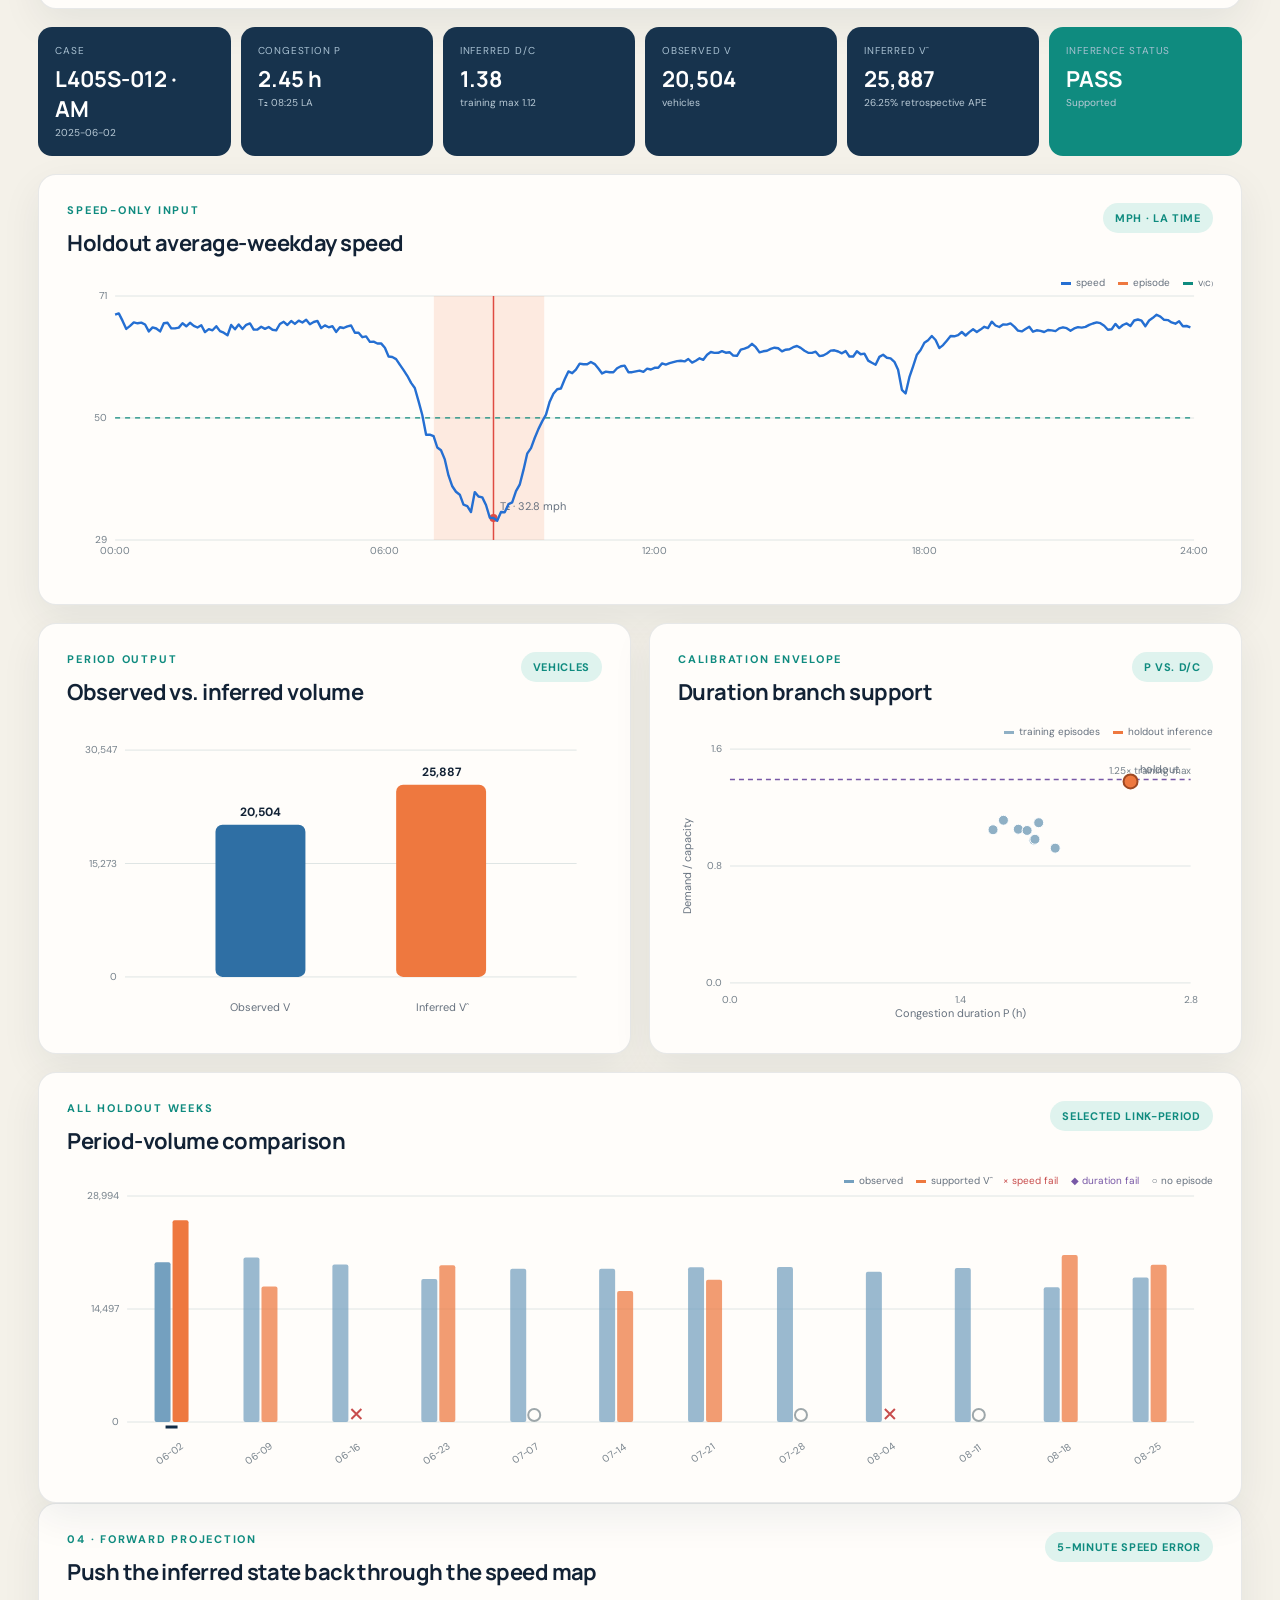
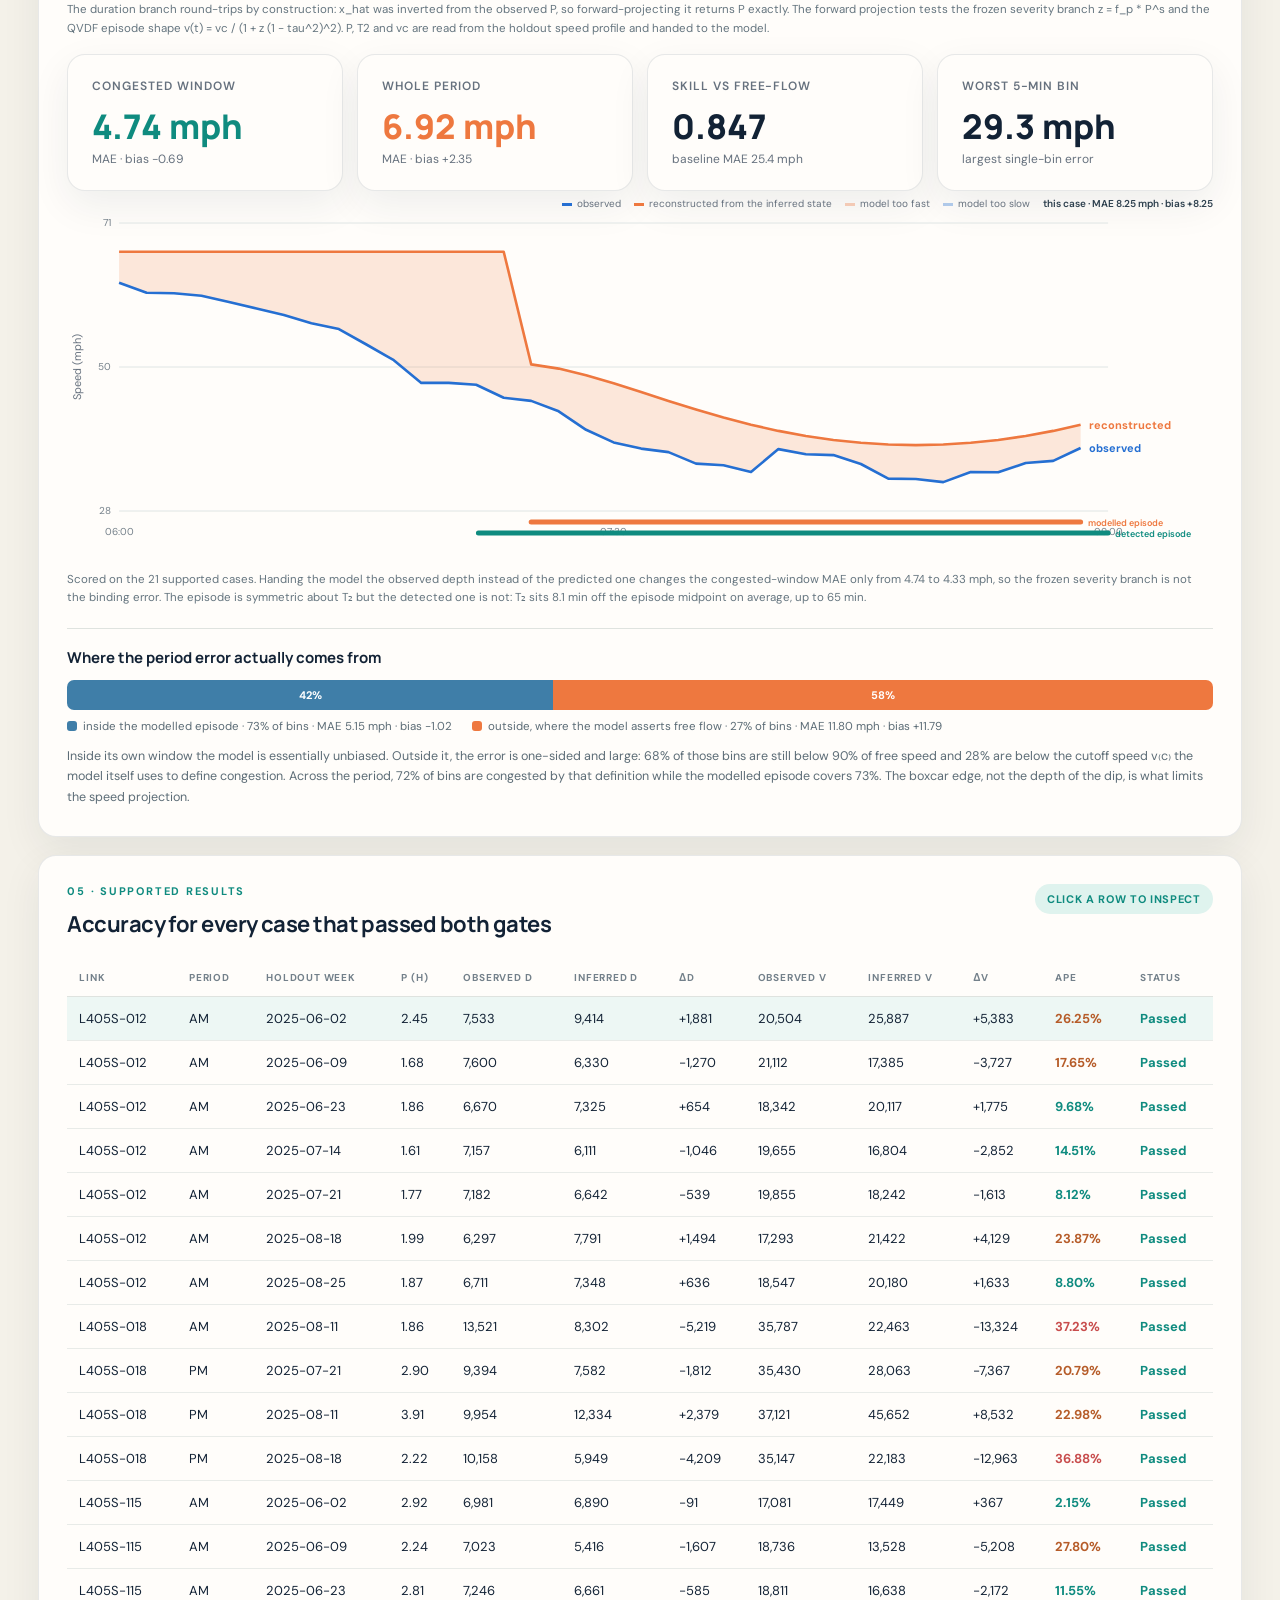
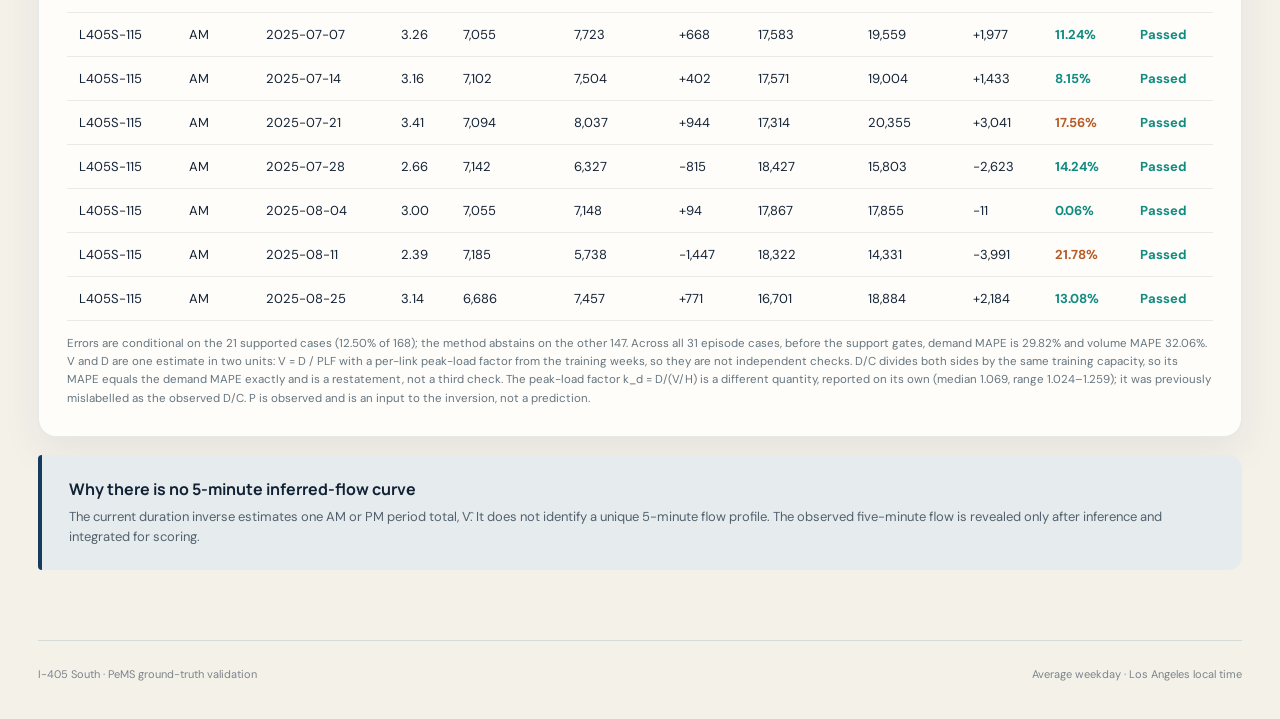
<file: dashboard/qvdf_multiweek.html>
<!doctype html>
<html lang="en">
<head>
  <meta charset="utf-8">
  <meta name="viewport" content="width=device-width, initial-scale=1">
  <title>I-405 Speed-only QVDF Validation</title>
  <link rel="stylesheet" href="qvdf_multiweek.css?v=48754e07">
  <link rel="stylesheet" href="site-nav.css?v=a31677ee">
</head>
<body>
  <nav class="site-nav" aria-label="Dashboards"><div><span class="site-brand">FDQBench</span><ul><li><a href="dashboard_I405.html">Ground-truth explorer</a></li><li><a href="full_day_residual_queue.html">PeMS queue continuity</a></li><li><a href="nvta_full_day_queue.html">NVTA speed-only queue</a></li><li><a href="qvdf_multiweek.html" aria-current="page">QVDF holdout · D and V</a></li><li><a href="nvta_corridor_d_v.html">I-395 NB corridor</a></li></ul></div></nav>
  <header class="hero">
    <nav><span class="brand">FDQBench</span><span class="stage">MULTIWEEK HOLDOUT · I-405 SOUTH</span></nav>
    <div class="hero-grid">
      <div>
        <p class="kicker">Leakage-safe speed-to-volume validation</p>
        <h1>Can speed alone recover<br><em>period volume?</em></h1>
        <p class="lede">Each week is hidden in turn. Eleven weeks calibrate the QVDF; the holdout week contributes speed only until final scoring.</p>
      </div>
      <div class="hero-method" aria-label="Validation flow">
        <div><b>11 weeks</b><span>speed + flow</span></div><i>→</i><div><b>1 holdout</b><span>speed only</span></div><i>→</i><div><b>V̂</b><span>gated estimate</span></div>
      </div>
    </div>
  </header>

  <main>
    <!-- Rendered from window.QVDF_MULTI by renderHeadline(). Nothing here is
         hard-coded: every headline number is read from the generated payload,
         and tests/test_dashboard_metrics.py fails if the two ever diverge. -->
    <section class="metrics" id="headlineMetrics" aria-label="Overall metrics"></section>

    <section class="metrics" id="dvMetrics" aria-label="Demand and volume comparison"></section>

    <section class="card protocol-card">
      <div class="section-head"><div><p class="overline">01 · EVALUATION DESIGN</p><h2>Every week takes a turn as holdout</h2></div><span class="pill">Flow hidden during inference</span></div>
      <div id="weekTimeline" class="week-timeline"></div>
      <div class="legend"><span><i class="training"></i>Training: speed + flow</span><span><i class="holdout"></i>Holdout: speed only</span><span><i class="holiday"></i>Excluded holiday week</span></div>
    </section>

    <section class="card funnel-card">
      <div class="section-head"><div><p class="overline">02 · DECISION PIPELINE</p><h2>Coverage is earned, not assumed</h2></div><span class="pill muted">168 total cases</span></div>
      <div class="funnel">
        <div class="funnel-node base"><strong>168</strong><span>eligible link-period-weeks</span></div>
        <div class="branch"><span>137 no canonical episode</span><b>31 episode identified</b></div>
        <div class="funnel-node episode"><strong>31</strong><span>speed-derived episodes</span></div>
        <div class="branch"><span>7 speed-gate failures</span><span>3 duration extrapolations</span></div>
        <div class="funnel-node success"><strong>21</strong><span>supported volume estimates</span></div>
      </div>
    </section>

    <section class="case-bar card">
      <div><p class="overline">03 · CASE EXPLORER</p><h2>Inspect one supported holdout</h2></div>
      <div class="selectors">
        <label>Link<select id="linkSelect"></select></label>
        <label>Period<select id="periodSelect"></select></label>
        <label>Holdout week<select id="weekSelect"></select></label>
      </div>
    </section>

    <section class="case-summary" id="caseSummary"></section>
    <section id="failureReason" class="failure-reason" hidden></section>

    <section class="chart-grid">
      <article class="card chart-card wide">
        <div class="section-head"><div><p class="overline">SPEED-ONLY INPUT</p><h2>Holdout average-weekday speed</h2></div><span class="unit">mph · LA time</span></div>
        <div id="speedChart" class="chart"></div>
      </article>
      <article class="card chart-card">
        <div class="section-head"><div><p class="overline">PERIOD OUTPUT</p><h2>Observed vs. inferred volume</h2></div><span class="unit">vehicles</span></div>
        <div id="volumeChart" class="chart"></div>
      </article>
      <article class="card chart-card">
        <div class="section-head"><div><p class="overline">CALIBRATION ENVELOPE</p><h2>Duration branch support</h2></div><span class="unit">P vs. D/C</span></div>
        <div id="calibrationChart" class="chart"></div>
      </article>
      <article class="card chart-card wide">
        <div class="section-head"><div><p class="overline">ALL HOLDOUT WEEKS</p><h2>Period-volume comparison</h2></div><span class="unit">selected link-period</span></div>
        <div id="weeklyVolumeChart" class="chart"></div>
      </article>
    </section>

    <section class="card projection-card">
      <div class="section-head"><div><p class="overline">04 · FORWARD PROJECTION</p><h2>Push the inferred state back through the speed map</h2></div><span class="pill">5-minute speed error</span></div>
      <p class="table-note" id="projectionIntro"></p>
      <section class="metrics" id="projectionMetrics" aria-label="Forward projection speed error"></section>
      <div id="projectionChart" class="chart wide-chart"></div>
      <p class="table-note" id="projectionNote"></p>
      <div class="decomposition" id="projectionSplit"></div>
    </section>

    <section class="card table-card">
      <div class="section-head"><div><p class="overline">05 · SUPPORTED RESULTS</p><h2>Accuracy for every case that passed both gates</h2></div><span class="pill">Click a row to inspect</span></div>
      <div class="table-wrap"><table><thead><tr><th>Link</th><th>Period</th><th>Holdout week</th><th>P (h)</th><th>Observed D</th><th>Inferred D</th><th>&Delta;D</th><th>Observed V</th><th>Inferred V</th><th>&Delta;V</th><th>APE</th><th>Status</th></tr></thead><tbody id="caseTable"></tbody></table></div>
      <p class="table-note" id="comparisonNote"></p>
    </section>

    <section class="note-card">
      <b>Why there is no 5-minute inferred-flow curve</b>
      <p>The current duration inverse estimates one AM or PM period total, V̂. It does not identify a unique 5-minute flow profile. The observed five-minute flow is revealed only after inference and integrated for scoring.</p>
    </section>
  </main>
  <footer><span>I-405 South · PeMS ground-truth validation</span><span>Average weekday · Los Angeles local time</span></footer>
  <script src="qvdf_multiweek_data.js?v=7fd36140"></script>
  <script src="qvdf_multiweek.js?v=c4f5a634"></script>
</body>
</html>
</file>
<file: styles.css>
:root { --ink:#17202a; --muted:#66727f; --line:#dfe6ec; --blue:#246bce; --orange:#e07a31; --teal:#159a8c; --red:#c94747; --bg:#f5f7fa; }
* { box-sizing:border-box; } body { margin:0; background:var(--bg); color:var(--ink); font:14px/1.45 Inter,Segoe UI,Arial,sans-serif; }
.hero { padding:34px max(24px,calc((100% - 1240px)/2)); display:flex; justify-content:space-between; gap:24px; background:#102a43; color:#fff; }
.eyebrow { margin:0 0 6px; color:#9cc5ff; font-weight:700; letter-spacing:.12em; text-transform:uppercase; font-size:11px; }
h1 { margin:0; font-size:30px; letter-spacing:-.02em; } .subtitle { max-width:760px; margin:10px 0 0; color:#d8e5f2; }
.source-badge { align-self:flex-start; border:1px solid #5b89ba; border-radius:999px; padding:8px 12px; white-space:nowrap; color:#d9edff; }
.dot { display:inline-block; width:8px; height:8px; margin-right:7px; border-radius:50%; background:#46d39c; }
main { max-width:1240px; margin:22px auto 40px; padding:0 20px; } .card { background:#fff; border:1px solid var(--line); border-radius:14px; box-shadow:0 3px 12px #102a430c; }
.controls { padding:16px; display:flex; align-items:center; gap:12px; flex-wrap:wrap; } label { font-weight:700; } select { min-width:250px; padding:9px 11px; border:1px solid #b8c5d1; border-radius:8px; background:white; color:var(--ink); } .note { color:var(--muted); }
.metrics { display:grid; grid-template-columns:repeat(5,1fr); gap:12px; margin:14px 0; } .metric { padding:16px; } .metric .label { color:var(--muted); font-size:12px; } .metric .value { margin-top:4px; font-size:24px; font-weight:750; } .metric .detail { color:var(--muted); font-size:12px; }
.grid.two { display:grid; grid-template-columns:repeat(2,minmax(0,1fr)); gap:14px; } .chart-card { padding:15px; min-height:330px; } .card-title { display:flex; justify-content:space-between; align-items:baseline; gap:12px; } h2 { margin:0 0 8px; font-size:16px; } .card-title span { color:var(--muted); font-size:12px; }
.chart { height:270px; } svg { width:100%; height:100%; overflow:visible; } .axis { stroke:#cfd8e1; stroke-width:1; } .gridline { stroke:#edf1f4; stroke-width:1; } .tick { fill:#71808e; font-size:10px; } .legend { fill:#52606d; font-size:11px; } .table-card { margin-top:14px; padding:15px; } .table-note { color:var(--muted); margin:0 0 8px; } .table-wrap { overflow-x:auto; } table { width:100%; border-collapse:collapse; } th,td { text-align:left; padding:9px 6px; border-top:1px solid var(--line); } th { width:32%; color:var(--muted); font-weight:600; } #linkSummary tr { cursor:pointer; } #linkSummary tr:hover { background:#f7f9fb; } tr.total th,tr.total td { font-weight:750; background:#f7f9fb; }
footer { max-width:1240px; margin:0 auto 28px; padding:0 20px; color:var(--muted); font-size:12px; }
@media(max-width:800px){ .hero{display:block}.source-badge{display:inline-block;margin-top:18px}.metrics{grid-template-columns:repeat(2,1fr)}.grid.two{grid-template-columns:1fr} }
</file>
<file: dashboard/site-nav.css>
/* Shared cross-dashboard navigation. Self-contained: it must not depend on any
   variable or class defined by an individual dashboard stylesheet, because the
   four pages use four different palettes. */
/* display/padding/margin are set explicitly: qvdf_multiweek.css styles the bare
   `nav` element (padding-bottom:54px), which would otherwise leak in here. */
.site-nav{display:block;margin:0;padding:0;background:#0a1e33;color:#c6d6e2;font-family:'DM Sans',system-ui,sans-serif;border-bottom:1px solid rgba(255,255,255,.08)}
.site-nav>div{width:min(1240px,94vw);margin:0 auto;display:flex;align-items:center;gap:20px;min-height:48px;padding:6px 0}
.site-nav .site-brand{font:800 13px/1 'Manrope',system-ui,sans-serif;letter-spacing:-.01em;color:#fff;white-space:nowrap}
.site-nav ul{list-style:none;display:flex;align-items:center;gap:4px;margin:0;padding:0;overflow-x:auto;scrollbar-width:none}
.site-nav ul::-webkit-scrollbar{display:none}
.site-nav a{display:block;padding:7px 12px;border-radius:7px;color:#a8bece;text-decoration:none;font-size:12.5px;line-height:1.3;white-space:nowrap;transition:background .15s,color .15s}
.site-nav a:hover{background:rgba(255,255,255,.09);color:#fff}
.site-nav a[aria-current="page"]{background:#12557f;color:#fff;font-weight:600}
.site-nav a:focus-visible{outline:2px solid #7fc4e8;outline-offset:2px}
@media(max-width:700px){.site-nav>div{width:calc(100% - 20px);gap:12px;align-items:flex-start;flex-direction:column;padding:10px 0}.site-nav ul{width:100%}}
</file>
<file: dashboard/styles.css>
:root { --ink:#17202a; --muted:#66727f; --line:#dfe6ec; --blue:#246bce; --orange:#e07a31; --teal:#159a8c; --red:#c94747; --bg:#f5f7fa; }
* { box-sizing:border-box; } body { margin:0; background:var(--bg); color:var(--ink); font:14px/1.45 Inter,Segoe UI,Arial,sans-serif; }
.hero { padding:34px max(24px,calc((100% - 1240px)/2)); display:flex; justify-content:space-between; gap:24px; background:#102a43; color:#fff; }
.eyebrow { margin:0 0 6px; color:#9cc5ff; font-weight:700; letter-spacing:.12em; text-transform:uppercase; font-size:11px; }
h1 { margin:0; font-size:30px; letter-spacing:-.02em; } .subtitle { max-width:760px; margin:10px 0 0; color:#d8e5f2; }
.source-badge { align-self:flex-start; border:1px solid #5b89ba; border-radius:999px; padding:8px 12px; white-space:nowrap; color:#d9edff; }
.dot { display:inline-block; width:8px; height:8px; margin-right:7px; border-radius:50%; background:#46d39c; }
main { max-width:1240px; margin:22px auto 40px; padding:0 20px; } .card { background:#fff; border:1px solid var(--line); border-radius:14px; box-shadow:0 3px 12px #102a430c; }
.controls { padding:16px; display:flex; align-items:center; gap:12px; flex-wrap:wrap; } label { font-weight:700; } select { min-width:250px; padding:9px 11px; border:1px solid #b8c5d1; border-radius:8px; background:white; color:var(--ink); } .note { color:var(--muted); }
.metrics { display:grid; grid-template-columns:repeat(5,1fr); gap:12px; margin:14px 0; } .metric { padding:16px; } .metric .label { color:var(--muted); font-size:12px; } .metric .value { margin-top:4px; font-size:24px; font-weight:750; } .metric .detail { color:var(--muted); font-size:12px; }
.grid.two { display:grid; grid-template-columns:repeat(2,minmax(0,1fr)); gap:14px; } .chart-card { padding:15px; min-height:330px; } .card-title { display:flex; justify-content:space-between; align-items:baseline; gap:12px; } h2 { margin:0 0 8px; font-size:16px; } .card-title span { color:var(--muted); font-size:12px; }
.workflow-steps { display:flex; align-items:center; justify-content:space-between; gap:10px; flex-wrap:wrap; padding:12px 0 2px; color:var(--blue); font-weight:700; } .workflow-steps b { color:var(--muted); }
.chart { height:270px; } svg { width:100%; height:100%; overflow:visible; } .axis { stroke:#cfd8e1; stroke-width:1; } .gridline { stroke:#edf1f4; stroke-width:1; } .tick { fill:#71808e; font-size:10px; } .legend { fill:#52606d; font-size:11px; } .table-card { margin-top:14px; padding:15px; } .table-note { color:var(--muted); margin:0 0 8px; } .table-wrap { overflow-x:auto; } table { width:100%; border-collapse:collapse; } th,td { text-align:left; padding:9px 6px; border-top:1px solid var(--line); } th { width:32%; color:var(--muted); font-weight:600; } #linkSummary tr { cursor:pointer; } #linkSummary tr:hover { background:#f7f9fb; } tr.total th,tr.total td { font-weight:750; background:#f7f9fb; }
footer { max-width:1240px; margin:0 auto 28px; padding:0 20px; color:var(--muted); font-size:12px; }
@media(max-width:800px){ .hero{display:block}.source-badge{display:inline-block;margin-top:18px}.metrics{grid-template-columns:repeat(2,1fr)}.grid.two{grid-template-columns:1fr} }
</file>
<file: dashboard/full_day_residual_queue.css>
@import url('https://fonts.googleapis.com/css2?family=DM+Sans:wght@400;500;600;700&family=Manrope:wght@600;700;800&display=swap');
:root{--ink:#10243a;--navy:#102d49;--paper:#f3f5f2;--card:#fff;--line:#dce5e4;--muted:#647681;--teal:#118b81;--orange:#ec7541;--blue:#3278bc;--red:#d6534c;--am:#fff0e5;--md:#e6f3f1;--night:#edf1f3;--pm:#f3ecf7;--shadow:0 15px 38px rgba(18,42,62,.07)}
*{box-sizing:border-box}body{margin:0;background:var(--paper);color:var(--ink);font-family:'DM Sans',sans-serif}.hero{background:linear-gradient(128deg,#0e2943,#173f61);color:#fff;padding:24px max(4vw,28px) 92px}.hero>*{width:min(1240px,94vw);margin-left:auto;margin-right:auto}.hero-top{display:flex;align-items:center;gap:18px;font-size:12px;letter-spacing:.11em;color:#bdd0dc}.hero-top b{font:800 17px 'Manrope';letter-spacing:0;color:#fff}.hero-top span{border-left:1px solid #5c788d;padding-left:18px;text-transform:uppercase}.eyebrow{margin-top:54px;margin-bottom:12px;color:#77d7ca;font-size:11px;font-weight:700;letter-spacing:.17em}.hero h1{font:800 clamp(40px,5vw,67px)/1.03 'Manrope';letter-spacing:-.045em;margin-top:0;margin-bottom:18px}.hero h1 em{font-style:normal;color:#ffad7a}.lede{max-width:820px;margin-top:0;margin-bottom:0;color:#cbd9e2;font-size:17px;line-height:1.65}
main,footer{width:min(1240px,94vw);margin-left:auto;margin-right:auto}main{margin-top:-42px;margin-bottom:60px}.card,.metrics article{background:var(--card);border:1px solid rgba(22,52,73,.1);border-radius:18px;box-shadow:var(--shadow)}.card{padding:28px;margin-bottom:17px}.section-head{display:flex;justify-content:space-between;align-items:flex-start;gap:18px}.section-head p{margin:0 0 8px;color:var(--teal);font-size:10px;font-weight:700;letter-spacing:.16em}.section-head h2{margin:0;font:700 23px 'Manrope';letter-spacing:-.025em}.section-head>span{color:var(--muted);font-size:10px;text-transform:uppercase;letter-spacing:.09em}
.period-strip{display:grid;grid-template-columns:6fr 4fr 5fr 4fr 5fr;margin-top:24px;border-radius:12px;overflow:hidden;border:1px solid #d9e1e0}.period-strip div{min-height:68px;padding:14px 12px;display:flex;flex-direction:column;justify-content:center;border-right:1px solid rgba(16,36,58,.09)}.period-strip div:last-child{border-right:0}.period-strip b{font:700 13px 'Manrope'}.period-strip span{font-size:10px;color:#64727b;margin-top:4px}.period-strip .nt{background:var(--night)}.period-strip .am{background:var(--am);color:#a54d23}.period-strip .md{background:var(--md);color:#087b70}.period-strip .pm{background:var(--pm);color:#77558d}.period-note{margin:11px 0 0;color:var(--muted);font-size:12px}.period-note i{font-family:serif;font-size:14px}
.metrics{display:grid;grid-template-columns:repeat(4,1fr);gap:12px;margin-bottom:17px}.metrics article{padding:20px}.metrics span,.metrics small{display:block;color:var(--muted)}.metrics span{font-size:9px;font-weight:700;letter-spacing:.1em;text-transform:uppercase}.metrics strong{display:block;margin:8px 0 3px;font:800 29px 'Manrope'}.metrics small{font-size:11px}.metrics .accent{color:var(--orange)}.metrics .teal{color:var(--teal)}
.chart{height:360px;margin-top:18px;position:relative}.chart svg{display:block;width:100%;height:100%;overflow:visible}.grid{stroke:#dde6e5;stroke-width:1}.axis{fill:#70808a;font:10px 'DM Sans'}.axis-label{fill:#536672;font:700 10px 'DM Sans';letter-spacing:.08em}.event-band{fill:var(--orange);opacity:.09}.am-band{fill:var(--am)}.md-band{fill:var(--md)}.queue-area{fill:url(#queueGradient)}.queue-line{fill:none;stroke:var(--orange);stroke-width:3.2;stroke-linecap:round;stroke-linejoin:round}.speed-line{fill:none;stroke:var(--blue);stroke-width:2.7;stroke-linecap:round;stroke-linejoin:round}.marker-line{stroke:#496174;stroke-width:1.25;stroke-dasharray:5 5}.boundary-line{stroke:#0d756c;stroke-width:2}.marker-dot{stroke:#fff;stroke-width:2}.p-bracket{stroke:var(--red);stroke-width:1.5}.p-label{fill:var(--red);font:700 11px 'DM Sans'}.marker-label{fill:var(--ink);font:700 10px 'DM Sans'}.handoff-dot{fill:var(--teal);stroke:#fff;stroke-width:3}.handoff-callout{margin-top:4px;background:#e7f4f1;border-left:5px solid var(--teal);border-radius:5px 13px 13px 5px;padding:15px 18px;display:flex;gap:16px;align-items:center}.handoff-callout span{font-size:10px;font-weight:700;letter-spacing:.1em;text-transform:uppercase;color:var(--teal);white-space:nowrap}.handoff-callout b{font-size:13px}.parameter-key{display:flex;flex-wrap:wrap;gap:9px;margin-top:5px}.parameter-key span{background:#f1f4f3;border-radius:999px;padding:7px 11px;color:#60717c;font-size:11px}.parameter-key b{color:var(--navy)}.method-line{display:flex;gap:10px;align-items:flex-start;background:#e6edef;border-radius:12px;padding:17px 20px;color:#53636e;font-size:12px;line-height:1.55}.method-line b{color:var(--navy);white-space:nowrap}.tooltip{position:fixed;display:none;background:#102b46;color:#fff;border-radius:10px;padding:10px 12px;font-size:11px;pointer-events:none;z-index:10;box-shadow:0 8px 24px rgba(0,0,0,.2)}footer{border-top:1px solid #d5dddb;padding:24px 0 34px;display:flex;justify-content:space-between;color:#78868d;font-size:11px}
@media(max-width:850px){.metrics{grid-template-columns:repeat(2,1fr)}.period-strip{grid-template-columns:repeat(5,minmax(90px,1fr));overflow:auto}.period-card{overflow:hidden}.chart{height:315px}.section-head{flex-direction:column}.handoff-callout{align-items:flex-start;flex-direction:column;gap:5px}}
@media(max-width:520px){.hero{padding-left:16px;padding-right:16px}.hero>*{width:100%}main,footer{width:calc(100% - 20px)}.metrics{grid-template-columns:1fr}.card{padding:18px}.chart{height:280px}.method-line{flex-direction:column;gap:4px}footer{flex-direction:column;gap:5px}}

.closure-card .section-head{margin-bottom:4px}
.closure-split{display:grid;grid-template-columns:1fr 1fr;gap:12px;margin:20px 0 18px}
.closure-split article{border-radius:13px;padding:16px 18px;border:1px solid var(--line)}
.closure-split .identity{background:#eef1f3;border-color:#dbe2e6}
.closure-split .evidence{background:#fff6ef;border-color:#f4d9c6}
.closure-split span{display:block;font-size:9px;font-weight:700;letter-spacing:.1em;text-transform:uppercase;color:var(--muted)}
.closure-split b{display:block;margin:7px 0 6px;font:800 26px 'Manrope',sans-serif}
.closure-split .identity b{color:#5c6b76}
.closure-split .evidence b{color:var(--orange)}
.closure-split small{display:block;color:#5d6d78;font-size:11.5px;line-height:1.6}
.table-wrap{overflow-x:auto}
.closure-table{width:100%;border-collapse:collapse;font-size:12.5px}
.closure-table th{text-align:right;padding:8px 10px;border-bottom:1px solid var(--line);color:var(--muted);font-size:10px;font-weight:700;letter-spacing:.07em;text-transform:uppercase;white-space:nowrap}
.closure-table th:first-child,.closure-table td:first-child{text-align:left}
.closure-table td{text-align:right;padding:9px 10px;border-bottom:1px solid #eef2f1;white-space:nowrap}
.closure-table tr.closure-high td{background:#fdf0e8;font-weight:600}
.closure-note{margin:14px 0 0;color:#5d6d78;font-size:12px;line-height:1.65}
.closure-floor{margin-top:16px;background:#f6eef0;border-left:5px solid var(--red);border-radius:5px 13px 13px 5px;padding:15px 18px}
.closure-floor span{display:block;font-size:9px;font-weight:700;letter-spacing:.1em;text-transform:uppercase;color:var(--red)}
.closure-floor b{display:block;margin:5px 0 6px;font:800 19px 'Manrope',sans-serif;color:#9c3f38}
.closure-floor small{display:block;color:#6a5459;font-size:11.5px;line-height:1.6}
@media(max-width:760px){.closure-split{grid-template-columns:1fr}}
</file>
<file: dashboard/nvta_corridor_d_v.css>
@import url('https://fonts.googleapis.com/css2?family=DM+Sans:wght@400;500;600;700&family=Manrope:wght@600;700;800&display=swap');
:root{--ink:#10243a;--navy:#102d49;--paper:#f3f5f2;--card:#fff;--line:#dce5e4;--muted:#647681;--teal:#118b81;--orange:#ec7541;--blue:#3278bc;--red:#d6534c;--violet:#7b5aa6;--shadow:0 15px 38px rgba(18,42,62,.07)}
*{box-sizing:border-box}body{margin:0;background:var(--paper);color:var(--ink);font-family:'DM Sans',system-ui,sans-serif}
.hero{background:linear-gradient(128deg,#0e2943,#173f61);color:#fff;padding:24px max(4vw,28px) 92px}
.hero>*{width:min(1240px,94vw);margin-left:auto;margin-right:auto}
.hero-top{display:flex;align-items:center;gap:18px;font-size:12px;letter-spacing:.11em;color:#bdd0dc}
.hero-top b{font:800 17px 'Manrope',system-ui,sans-serif;letter-spacing:0;color:#fff}
.hero-top span{border-left:1px solid #5c788d;padding-left:18px;text-transform:uppercase}
.eyebrow{margin-top:54px;margin-bottom:12px;color:#77d7ca;font-size:11px;font-weight:700;letter-spacing:.17em}
.hero h1{font:800 clamp(36px,4.8vw,60px)/1.05 'Manrope',system-ui,sans-serif;letter-spacing:-.045em;margin:0 0 18px}
.hero h1 em{font-style:normal;color:#ffad7a}
.lede{max-width:880px;margin:0;color:#cbd9e2;font-size:17px;line-height:1.65}
main,footer{width:min(1240px,94vw);margin-left:auto;margin-right:auto}
main{margin-top:-42px;margin-bottom:60px}
.card,.metrics article{background:var(--card);border:1px solid rgba(22,52,73,.1);border-radius:18px;box-shadow:var(--shadow)}
.card{padding:28px;margin-bottom:17px}
.section-head{display:flex;justify-content:space-between;align-items:flex-start;gap:18px}
.section-head p{margin:0 0 8px;color:var(--teal);font-size:10px;font-weight:700;letter-spacing:.16em}
.section-head h2{margin:0;font:700 23px 'Manrope',system-ui,sans-serif;letter-spacing:-.025em}
.section-head>span{color:var(--muted);font-size:10px;text-transform:uppercase;letter-spacing:.09em;white-space:nowrap}
.metrics{display:grid;grid-template-columns:repeat(4,1fr);gap:12px;margin-bottom:17px}
.metrics article{padding:20px}
.metrics span,.metrics small{display:block;color:var(--muted)}
.metrics span{font-size:9px;font-weight:700;letter-spacing:.1em;text-transform:uppercase}
.metrics strong{display:block;margin:8px 0 3px;font:800 27px 'Manrope',system-ui,sans-serif}
.metrics small{font-size:11px;line-height:1.5}
.metrics .accent{color:var(--orange)}.metrics .teal{color:var(--teal)}.metrics .red{color:var(--red)}
.lede-note{margin:12px 0 0;color:#5d6d78;font-size:12.5px;line-height:1.7}
.lede-note i{font-family:serif;font-size:14px}
.chart{height:340px;margin-top:18px;position:relative}
.chart.short{height:240px}
.chart svg{display:block;width:100%;height:100%;overflow:visible}
.verdict{margin-top:18px;background:#fbeeea;border-left:5px solid var(--red);border-radius:5px 13px 13px 5px;padding:16px 20px;color:#7c3a33;font-size:13px;line-height:1.65}
.verdict b{display:block;font:700 15px 'Manrope',system-ui,sans-serif;margin-bottom:5px;color:#a03f36}
.table-wrap{overflow-x:auto;margin-top:18px}
table{width:100%;border-collapse:collapse;font-size:12.5px}
th{text-align:right;padding:9px 10px;border-bottom:1px solid var(--line);color:var(--muted);font-size:10px;font-weight:700;letter-spacing:.07em;text-transform:uppercase;white-space:nowrap}
th:first-child,td:first-child,th:nth-child(2),td:nth-child(2){text-align:left}
td{text-align:right;padding:9px 10px;border-bottom:1px solid #eef2f1;white-space:nowrap}
tr.am td{background:#fffaf6}
td.ratio-high{color:var(--red);font-weight:700}
.caveat-grid{display:grid;grid-template-columns:repeat(auto-fit,minmax(280px,1fr));gap:12px;margin-top:20px}
.caveat-grid article{border:1px solid var(--line);border-radius:13px;padding:16px 18px;background:#fbfcfb}
.caveat-grid h3{margin:0 0 7px;font:700 13px 'Manrope',system-ui,sans-serif}
.caveat-grid p{margin:0;font-size:11.5px;color:var(--muted);line-height:1.65}
.chart-legend{display:flex;flex-wrap:wrap;gap:9px;margin-top:10px}
.chart-legend span{border-radius:999px;padding:6px 12px;font-size:11px;color:#5b6b76;background:#f1f4f3}
.chart-legend i{display:inline-block;width:10px;height:10px;border-radius:3px;margin-right:7px;vertical-align:-1px}
.tooltip{position:fixed;display:none;background:#102b46;color:#fff;border-radius:10px;padding:10px 12px;font-size:11px;pointer-events:none;z-index:10;box-shadow:0 8px 24px rgba(0,0,0,.2);line-height:1.6}
footer{border-top:1px solid #d5dddb;padding:24px 0 34px;display:flex;justify-content:space-between;gap:12px;color:#78868d;font-size:11px}
@media(max-width:900px){.metrics{grid-template-columns:repeat(2,1fr)}.section-head{flex-direction:column}.section-head>span{white-space:normal}}
@media(max-width:560px){.hero{padding-left:16px;padding-right:16px}.hero>*{width:100%}main,footer{width:calc(100% - 20px)}.metrics{grid-template-columns:1fr}.card{padding:18px}.chart{height:290px}footer{flex-direction:column;gap:5px}}
</file>
<file: dashboard/nvta_full_day_queue.css>
@import url('https://fonts.googleapis.com/css2?family=DM+Sans:wght@400;500;600;700&family=Manrope:wght@600;700;800&display=swap');
:root{--ink:#10243a;--navy:#102d49;--paper:#f3f5f2;--card:#fff;--line:#dce5e4;--muted:#647681;--teal:#118b81;--orange:#ec7541;--blue:#3278bc;--red:#d6534c;--violet:#7b5aa6;--am:#fff0e5;--md:#e6f3f1;--night:#edf1f3;--pm:#f3ecf7;--shadow:0 15px 38px rgba(18,42,62,.07)}
*{box-sizing:border-box}body{margin:0;background:var(--paper);color:var(--ink);font-family:'DM Sans',sans-serif}.hero{background:linear-gradient(128deg,#0e2943,#173f61);color:#fff;padding:24px max(4vw,28px) 92px}.hero>*{width:min(1240px,94vw);margin-left:auto;margin-right:auto}.hero-top{display:flex;align-items:center;gap:18px;font-size:12px;letter-spacing:.11em;color:#bdd0dc}.hero-top b{font:800 17px 'Manrope';letter-spacing:0;color:#fff}.hero-top span{border-left:1px solid #5c788d;padding-left:18px;text-transform:uppercase}.eyebrow{margin-top:54px;margin-bottom:12px;color:#77d7ca;font-size:11px;font-weight:700;letter-spacing:.17em}.hero h1{font:800 clamp(38px,5vw,64px)/1.04 'Manrope';letter-spacing:-.045em;margin-top:0;margin-bottom:18px}.hero h1 em{font-style:normal;color:#ffad7a}.lede{max-width:880px;margin-top:0;margin-bottom:0;color:#cbd9e2;font-size:17px;line-height:1.65}
main,footer{width:min(1240px,94vw);margin-left:auto;margin-right:auto}main{margin-top:-42px;margin-bottom:60px}.card,.metrics article{background:var(--card);border:1px solid rgba(22,52,73,.1);border-radius:18px;box-shadow:var(--shadow)}.card{padding:28px;margin-bottom:17px}.section-head{display:flex;justify-content:space-between;align-items:flex-start;gap:18px}.section-head p{margin:0 0 8px;color:var(--teal);font-size:10px;font-weight:700;letter-spacing:.16em}.section-head h2{margin:0;font:700 23px 'Manrope';letter-spacing:-.025em}.section-head>span{color:var(--muted);font-size:10px;text-transform:uppercase;letter-spacing:.09em;white-space:nowrap}
.period-strip{display:grid;grid-template-columns:3fr 6fr 4fr 11fr;margin-top:24px;border-radius:12px;overflow:hidden;border:1px solid #d9e1e0}.period-strip div{min-height:68px;padding:14px 12px;display:flex;flex-direction:column;justify-content:center;border-right:1px solid rgba(16,36,58,.09)}.period-strip div:last-child{border-right:0}.period-strip b{font:700 13px 'Manrope'}.period-strip span{font-size:10px;color:#64727b;margin-top:4px}.period-strip .nt{background:var(--night)}.period-strip .am{background:var(--am);color:#a54d23}.period-strip .md{background:var(--md);color:#087b70}.period-strip .pm{background:var(--pm);color:#77558d}.period-note{margin:11px 0 0;color:var(--muted);font-size:12px;line-height:1.6}.period-note i{font-family:serif;font-size:14px}.period-note b{color:var(--navy)}
.metrics{display:grid;grid-template-columns:repeat(4,1fr);gap:12px;margin-bottom:17px}.metrics article{padding:20px}.metrics span,.metrics small{display:block;color:var(--muted)}.metrics span{font-size:9px;font-weight:700;letter-spacing:.1em;text-transform:uppercase}.metrics strong{display:block;margin:8px 0 3px;font:800 27px 'Manrope'}.metrics small{font-size:11px}.metrics .accent{color:var(--orange)}.metrics .teal{color:var(--teal)}.metrics .violet{color:var(--violet)}
.chart{height:360px;margin-top:18px;position:relative}.chart svg{display:block;width:100%;height:100%;overflow:visible}.grid{stroke:#dde6e5;stroke-width:1}.axis{fill:#70808a;font:10px 'DM Sans'}.axis-label{fill:#536672;font:700 10px 'DM Sans';letter-spacing:.08em}.am-band{fill:var(--am)}.md-band{fill:var(--md)}.pm-band{fill:var(--pm)}.nt-band{fill:var(--night)}
.queue-band{fill:var(--orange);opacity:.16}.queue-line{fill:none;stroke:var(--orange);stroke-width:3.2;stroke-linecap:round;stroke-linejoin:round}.measure-dot{fill:#8fa1ad;opacity:.75}.speed-line{fill:none;stroke:var(--blue);stroke-width:2.5;stroke-linecap:round;stroke-linejoin:round}.speed-raw{fill:none;stroke:var(--blue);stroke-width:1;opacity:.35}.cutoff-line{stroke:var(--red);stroke-width:1.2;stroke-dasharray:6 4}.marker-line{stroke:#496174;stroke-width:1.25;stroke-dasharray:5 5}.boundary-line{stroke:#0d756c;stroke-width:2}.marker-dot{stroke:#fff;stroke-width:2}.marker-label{fill:var(--ink);font:700 10px 'DM Sans'}.handoff-dot{fill:var(--teal);stroke:#fff;stroke-width:3}
.step-line{fill:none;stroke-width:2.2;stroke-linejoin:round}.step-measured{stroke:#8fa1ad}.step-recurrence{stroke:var(--orange)}
.sweep-line{fill:none;stroke:var(--violet);stroke-width:3;stroke-linecap:round}.storage-line{stroke:var(--red);stroke-width:1.5;stroke-dasharray:6 4}.plausible-band{fill:var(--teal);opacity:.1}.sweep-dot{fill:var(--violet);stroke:#fff;stroke-width:2}
.chart-key{display:flex;flex-wrap:wrap;gap:9px;margin-top:10px;margin-bottom:8px}.chart-key span{border-radius:999px;padding:6px 12px;font-size:11px;color:#5b6b76;background:#f1f4f3}.chart-key .k-band::before,.chart-key .k-line::before,.chart-key .k-dot::before{content:'';display:inline-block;width:10px;height:10px;border-radius:3px;margin-right:7px;vertical-align:-1px}.chart-key .k-band::before{background:rgba(236,117,65,.35)}.chart-key .k-line::before{background:var(--orange)}.chart-key .k-dot::before{background:#8fa1ad;border-radius:50%}
.handoff-callout{margin-top:4px;background:#e7f4f1;border-left:5px solid var(--teal);border-radius:5px 13px 13px 5px;padding:15px 18px;display:flex;gap:16px;align-items:center}.handoff-callout span{font-size:10px;font-weight:700;letter-spacing:.1em;text-transform:uppercase;color:var(--teal);white-space:nowrap}.handoff-callout b{font-size:13px;line-height:1.5}
.parameter-key{display:flex;flex-wrap:wrap;gap:9px;margin-top:10px}.parameter-key span{background:#f1f4f3;border-radius:999px;padding:7px 11px;color:#60717c;font-size:11px}.parameter-key b{color:var(--navy)}
.gate-grid{display:grid;grid-template-columns:repeat(auto-fit,minmax(250px,1fr));gap:11px;margin-top:22px}.gate-grid article{border:1px solid var(--line);border-radius:13px;padding:15px 16px;background:#fbfcfb}.gate-grid h3{margin:0 0 4px;font:700 13px 'Manrope'}.gate-grid p{margin:6px 0 0;font-size:11.5px;color:var(--muted);line-height:1.55}.gate-grid .verdict{display:inline-block;border-radius:999px;padding:3px 10px;font-size:9.5px;font-weight:700;letter-spacing:.09em;text-transform:uppercase}.verdict.pass{background:#dcf0e6;color:#1c7a4d}.verdict.fail{background:#fbe2e0;color:#b23b34}.verdict.review{background:#fdefdc;color:#a1631a}.verdict.not_testable{background:#e7ecef;color:#5c6b76}
.method-line{display:flex;gap:10px;align-items:flex-start;background:#e6edef;border-radius:12px;padding:17px 20px;color:#53636e;font-size:12px;line-height:1.6}.method-line b{color:var(--navy);white-space:nowrap}
.tooltip{position:fixed;display:none;background:#102b46;color:#fff;border-radius:10px;padding:10px 12px;font-size:11px;pointer-events:none;z-index:10;box-shadow:0 8px 24px rgba(0,0,0,.2);line-height:1.6}footer{border-top:1px solid #d5dddb;padding:24px 0 34px;display:flex;justify-content:space-between;gap:12px;color:#78868d;font-size:11px}
@media(max-width:850px){.metrics{grid-template-columns:repeat(2,1fr)}.period-strip{grid-template-columns:repeat(4,minmax(90px,1fr));overflow:auto}.period-card{overflow:hidden}.chart{height:315px}.section-head{flex-direction:column}.section-head>span{white-space:normal}.handoff-callout{align-items:flex-start;flex-direction:column;gap:5px}}
@media(max-width:520px){.hero{padding-left:16px;padding-right:16px}.hero>*{width:100%}main,footer{width:calc(100% - 20px)}.metrics{grid-template-columns:1fr}.card{padding:18px}.chart{height:280px}.method-line{flex-direction:column;gap:4px}footer{flex-direction:column;gap:5px}}
</file>
<file: dashboard/qvdf_multiweek.css>
@import url('https://fonts.googleapis.com/css2?family=DM+Sans:wght@400;500;600;700&family=Manrope:wght@500;600;700;800&display=swap');
:root{--ink:#122235;--navy:#102b46;--navy2:#173b5d;--paper:#f4f1e9;--card:#fffdfa;--line:#dfe3df;--muted:#66717e;--teal:#0f8b7f;--teal-soft:#dff3ee;--orange:#ee783f;--orange-soft:#fbe8dd;--red:#c84d4d;--purple:#7858a6;--shadow:0 14px 40px rgba(20,37,53,.07)}
*{box-sizing:border-box}html{scroll-behavior:smooth}body{margin:0;background:var(--paper);color:var(--ink);font-family:'DM Sans',sans-serif}.hero{background:linear-gradient(122deg,var(--navy),#163b5c 68%,#1c4a6e);color:white;padding:24px max(5vw,32px) 64px;position:relative;overflow:hidden}.hero:after{content:"";position:absolute;width:520px;height:520px;border:1px solid rgba(255,255,255,.1);border-radius:50%;right:-150px;top:-280px;box-shadow:0 0 0 70px rgba(255,255,255,.025),0 0 0 140px rgba(255,255,255,.018)}nav{display:flex;align-items:center;gap:18px;padding-bottom:54px}.brand{font:800 17px 'Manrope';letter-spacing:.02em}.stage{font-size:11px;letter-spacing:.15em;color:#bcd1df;border-left:1px solid #55738c;padding-left:18px}.hero-grid{display:grid;grid-template-columns:1.2fr .8fr;align-items:end;gap:60px;position:relative;z-index:1}.kicker,.overline{font-size:11px;font-weight:700;letter-spacing:.16em;margin:0 0 11px;color:var(--teal)}.hero .kicker{color:#71d5c4}.hero h1{font:700 clamp(40px,5vw,72px)/1.02 'Manrope';letter-spacing:-.045em;margin:0}.hero h1 em{font-style:normal;color:#ffae78}.lede{max-width:680px;color:#c9d8e3;font-size:17px;line-height:1.6;margin:22px 0 0}.hero-method{display:flex;align-items:center;justify-content:flex-end;gap:16px;padding-bottom:9px}.hero-method div{background:rgba(255,255,255,.08);border:1px solid rgba(255,255,255,.15);border-radius:14px;padding:17px 19px;min-width:126px}.hero-method b,.hero-method span{display:block}.hero-method b{font:700 22px 'Manrope'}.hero-method span{font-size:11px;color:#bcd1df;margin-top:5px}.hero-method i{font-style:normal;color:#74cebf;font-size:22px}main{width:min(1460px,94vw);margin:-29px auto 70px;position:relative;z-index:2}.metrics{display:grid;grid-template-columns:repeat(4,1fr);gap:14px;margin-bottom:18px}.metrics article,.card{background:var(--card);border:1px solid rgba(27,51,70,.1);border-radius:18px;box-shadow:var(--shadow)}.metrics article{padding:23px 24px}.metrics span,.metrics small{display:block;color:var(--muted)}.metrics span{font-size:12px;font-weight:600;text-transform:uppercase;letter-spacing:.08em}.metrics strong{font:800 34px 'Manrope';display:block;margin:9px 0 2px}.metrics small{font-size:12px}.teal{color:var(--teal)}.orange{color:var(--orange)}.card{padding:28px;margin-bottom:18px}.section-head{display:flex;justify-content:space-between;gap:20px;align-items:flex-start}.section-head h2,.case-bar h2{font:700 22px 'Manrope';letter-spacing:-.025em;margin:0}.pill,.unit{font-size:11px;font-weight:700;letter-spacing:.06em;text-transform:uppercase;color:var(--teal);background:var(--teal-soft);border-radius:999px;padding:8px 12px}.pill.muted{color:#62707b;background:#edf0ef}.week-timeline{display:grid;grid-template-columns:repeat(13,1fr);gap:8px;margin:27px 0 16px}.week{border-radius:12px;padding:12px 8px;text-align:center;border:1px solid var(--line);background:#f3f5f3;transition:.2s}.week b,.week span{display:block}.week b{font-size:13px}.week span{font-size:10px;margin-top:5px;text-transform:uppercase;letter-spacing:.05em;color:var(--muted)}.week.holdout{background:var(--orange-soft);border-color:#f3aa7d;color:#a4471d;box-shadow:inset 0 -3px 0 var(--orange)}.week.training{background:#e8f4f1;border-color:#b5ddd5}.week.holiday{background:repeating-linear-gradient(135deg,#f2f2ef,#f2f2ef 5px,#e5e6e2 5px,#e5e6e2 10px);color:#8b9295}.legend{display:flex;gap:22px;color:var(--muted);font-size:12px}.legend i{display:inline-block;width:9px;height:9px;border-radius:50%;margin-right:7px}.legend .training{background:var(--teal)}.legend .holdout{background:var(--orange)}.legend .holiday{background:#a8adae}.funnel-card{overflow:hidden}.funnel{display:grid;grid-template-columns:1fr 1.2fr 1fr 1.2fr 1fr;align-items:center;gap:12px;margin-top:26px}.funnel-node{padding:20px;border-radius:16px;text-align:center}.funnel-node strong,.funnel-node span{display:block}.funnel-node strong{font:800 36px 'Manrope'}.funnel-node span{font-size:12px}.funnel-node.base{background:#e9eef1}.funnel-node.episode{background:var(--orange-soft);color:#9e4822}.funnel-node.success{background:var(--teal);color:white}.branch{font-size:11px;color:var(--muted);display:grid;gap:8px}.branch span,.branch b{border-left:2px solid #cfd5d6;padding-left:9px}.case-bar{display:flex;align-items:end;justify-content:space-between;gap:30px}.selectors{display:flex;gap:12px}.selectors label{font-size:10px;font-weight:700;color:var(--muted);text-transform:uppercase;letter-spacing:.08em}.selectors select{display:block;margin-top:7px;min-width:150px;border:1px solid #d2d9d8;background:white;padding:11px 36px 11px 12px;border-radius:10px;color:var(--ink);font:600 13px 'DM Sans'}.case-summary{display:grid;grid-template-columns:repeat(6,1fr);gap:10px;margin-bottom:18px}.case-summary article{background:#17334d;color:white;border-radius:14px;padding:17px}.case-summary span,.case-summary small{display:block}.case-summary span{font-size:10px;text-transform:uppercase;letter-spacing:.08em;color:#a9c1d2}.case-summary strong{font:700 22px 'Manrope';display:block;margin:7px 0 2px}.case-summary small{font-size:10px;color:#b9cad6}.case-summary .pass{background:var(--teal)}.chart-grid{display:grid;grid-template-columns:1fr 1fr;gap:18px}.chart-card{margin:0;min-height:390px}.chart-card.wide{grid-column:1/-1}.chart{height:300px;margin-top:18px;position:relative}.chart svg{width:100%;height:100%;overflow:visible}.grid-line{stroke:#dfe5e4;stroke-width:1}.axis-text{fill:#75808a;font:10px 'DM Sans'}.axis-label{fill:#66717e;font:11px 'DM Sans'}.speed-line{fill:none;stroke:#256fd2;stroke-width:2.4;stroke-linejoin:round}.episode-area{fill:#ee783f;opacity:.14}.t2-line{stroke:#df4b42;stroke-width:1.5}.cutoff-line{stroke:#0f8b7f;stroke-width:1.2;stroke-dasharray:5 5}.obs-bar{fill:#2f6fa4}.inf-bar{fill:var(--orange)}.training-dot{fill:#8fb0c5;stroke:white;stroke-width:1}.holdout-dot{fill:var(--orange);stroke:#9e4822;stroke-width:2}.limit-line{stroke:var(--purple);stroke-width:1.5;stroke-dasharray:5 4}.bar-label{font:700 12px 'DM Sans';fill:var(--ink)}.weekly-obs{fill:#74a0bf}.weekly-inf{fill:var(--orange)}.unsupported-mark{stroke:#b8bfc1;stroke-width:2}.chart-legend{position:absolute;top:0;right:0;display:flex;gap:13px;font-size:10px;color:var(--muted)}.chart-legend i{display:inline-block;width:10px;height:3px;margin-right:5px;vertical-align:middle}.tooltip{position:absolute;pointer-events:none;background:#102b46;color:white;padding:8px 10px;border-radius:8px;font-size:11px;opacity:0;transform:translate(-50%,-115%);white-space:nowrap;z-index:3}.table-card{margin-top:18px}.table-wrap{overflow:auto;margin-top:20px}table{width:100%;border-collapse:collapse;font-size:13px}th{text-align:left;color:#73808a;font-size:10px;text-transform:uppercase;letter-spacing:.08em;padding:12px;border-bottom:1px solid var(--line)}td{padding:13px 12px;border-bottom:1px solid #e8ebe8;font-variant-numeric:tabular-nums}tbody tr{cursor:pointer;transition:.15s}tbody tr:hover,tbody tr.active{background:#edf7f4}.status-pass{color:var(--teal);font-weight:700}.ape-low{color:var(--teal);font-weight:700}.ape-mid{color:#b65c29;font-weight:700}.ape-high{color:var(--red);font-weight:700}.note-card{background:#e6ecee;border-left:4px solid var(--navy2);padding:23px 27px;margin-top:18px;border-radius:4px 14px 14px 4px}.note-card b{font:700 16px 'Manrope'}.note-card p{margin:7px 0 0;color:#52616d;line-height:1.55;font-size:13px}footer{border-top:1px solid #d8dcd9;width:min(1460px,94vw);margin:0 auto;padding:26px 0 38px;display:flex;justify-content:space-between;color:#7b8489;font-size:11px}.empty{display:flex;align-items:center;justify-content:center;height:100%;color:var(--muted);font-size:13px}
.failure-reason{margin:-5px 0 18px;padding:18px 22px;border-radius:14px;border-left:4px solid var(--red);background:#fff0eb;color:#75382e;font-size:13px;line-height:1.55}.failure-reason strong{font:700 15px 'Manrope';display:block;margin-bottom:4px}.failure-reason.duration{border-color:var(--purple);background:#f2edf8;color:#513d70}.failure-reason.no-episode{border-color:#8a959a;background:#e9eeef;color:#48565d}.case-summary .fail{background:#a9473e}.case-summary .abstain{background:#596a75}.failed-bar{fill:var(--red);opacity:.72}.duration-bar{fill:var(--purple);opacity:.72}.no-estimate{fill:#7b858a;font:600 12px 'DM Sans'}.weekly-speed-fail{stroke:var(--red);stroke-width:2}.weekly-duration-fail{fill:var(--purple)}.weekly-no-episode{fill:none;stroke:#9ea7aa;stroke-width:2}
@media(max-width:900px){.hero-grid{grid-template-columns:1fr}.hero-method{justify-content:flex-start}.metrics{grid-template-columns:1fr 1fr}.funnel{grid-template-columns:1fr}.branch{text-align:center}.case-bar{align-items:flex-start;flex-direction:column}.selectors{width:100%;flex-wrap:wrap}.selectors label{flex:1}.selectors select{width:100%;min-width:120px}.case-summary{grid-template-columns:repeat(3,1fr)}.chart-grid{grid-template-columns:1fr}.chart-card.wide{grid-column:auto}.week-timeline{grid-template-columns:repeat(4,1fr)}}
@media(max-width:580px){.hero{padding-left:20px;padding-right:20px}.hero-method{display:grid;grid-template-columns:1fr}.hero-method i{display:none}main{width:calc(100% - 24px)}.metrics,.case-summary{grid-template-columns:1fr 1fr}.card{padding:20px}.week-timeline{grid-template-columns:repeat(3,1fr)}.legend{flex-direction:column;gap:7px}.section-head{flex-direction:column}.chart{height:260px}}

.table-note{margin:14px 0 0;color:#65757f;font-size:11.5px;line-height:1.6}

.projection-card .chart.wide-chart{height:360px;margin-top:6px}
.chart-stat{margin-left:auto;font-weight:600;color:#2c3f4d}
.projection-card .metrics{margin:16px 0 4px}
.decomposition{margin-top:20px;border-top:1px solid var(--line,#dbe3e8);padding-top:18px}
.decomposition h3{margin:0 0 12px;font:700 15px 'Manrope',sans-serif}
.decomposition p{margin:12px 0 0;color:#5c6c76;font-size:12.5px;line-height:1.65}
.split-bar{display:flex;height:30px;border-radius:7px;overflow:hidden;font:700 11px 'DM Sans',sans-serif;color:#fff}
.split-bar span{display:flex;align-items:center;justify-content:center;min-width:28px}
.split-in{background:#3f7ea8}.split-out{background:#ee783f}
.split-legend{display:flex;flex-wrap:wrap;gap:8px 20px;margin-top:9px;color:#5c6c76;font-size:11.5px}
.split-legend i{display:inline-block;width:10px;height:10px;border-radius:3px;margin-right:6px;vertical-align:-1px}
.split-legend i.in{background:#3f7ea8}.split-legend i.out{background:#ee783f}
</file>
